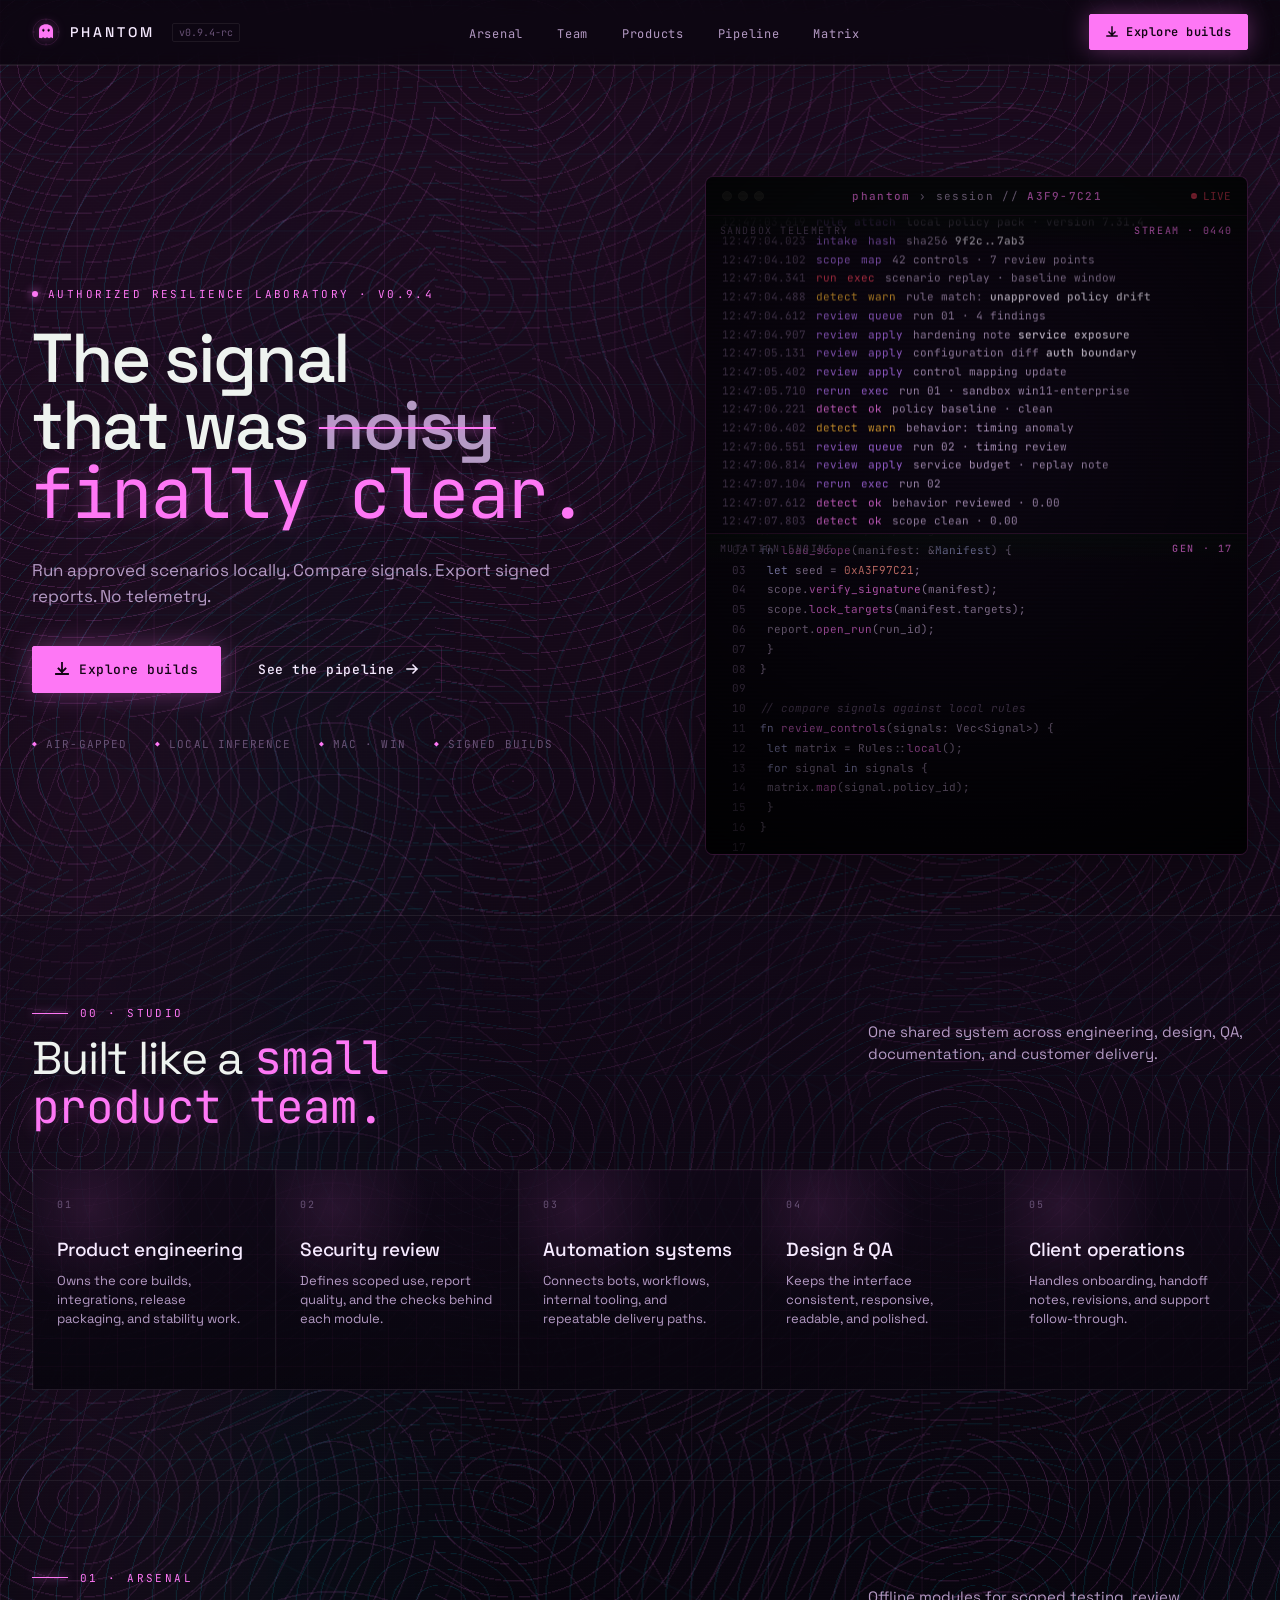
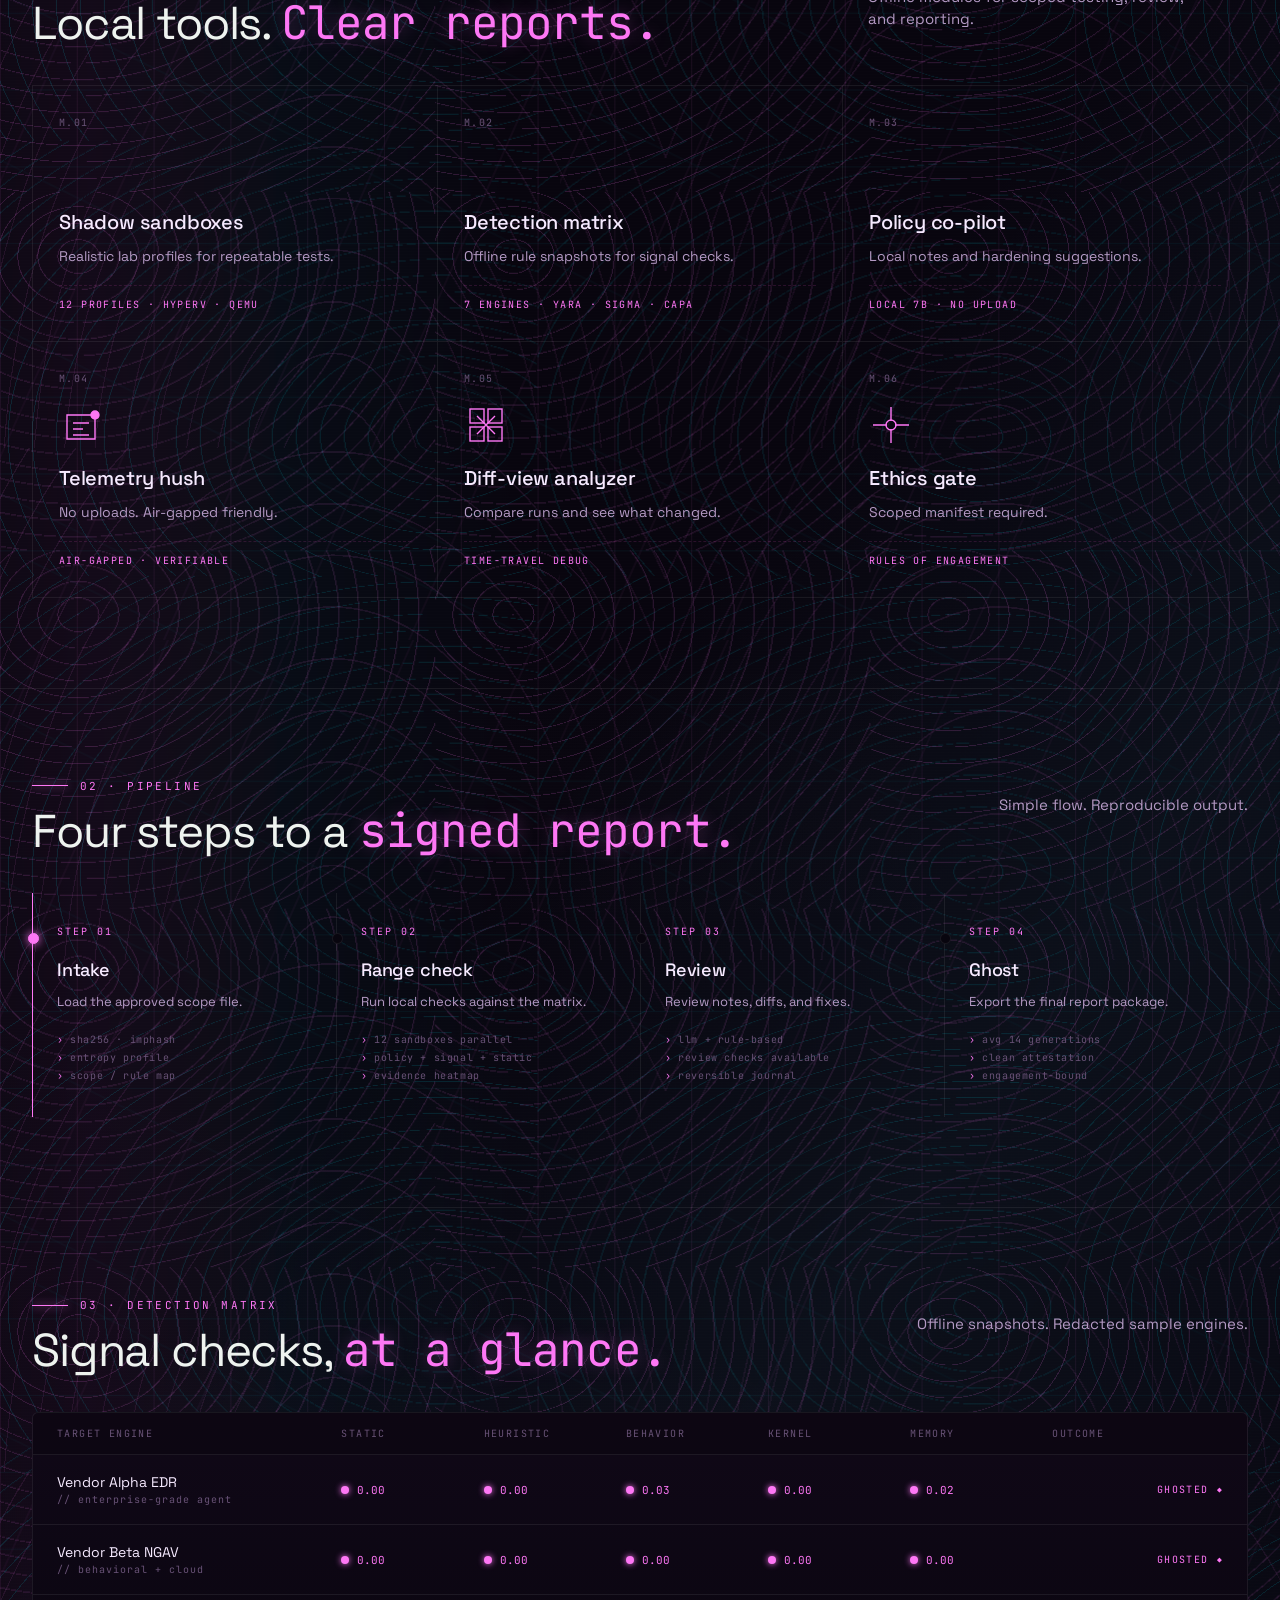
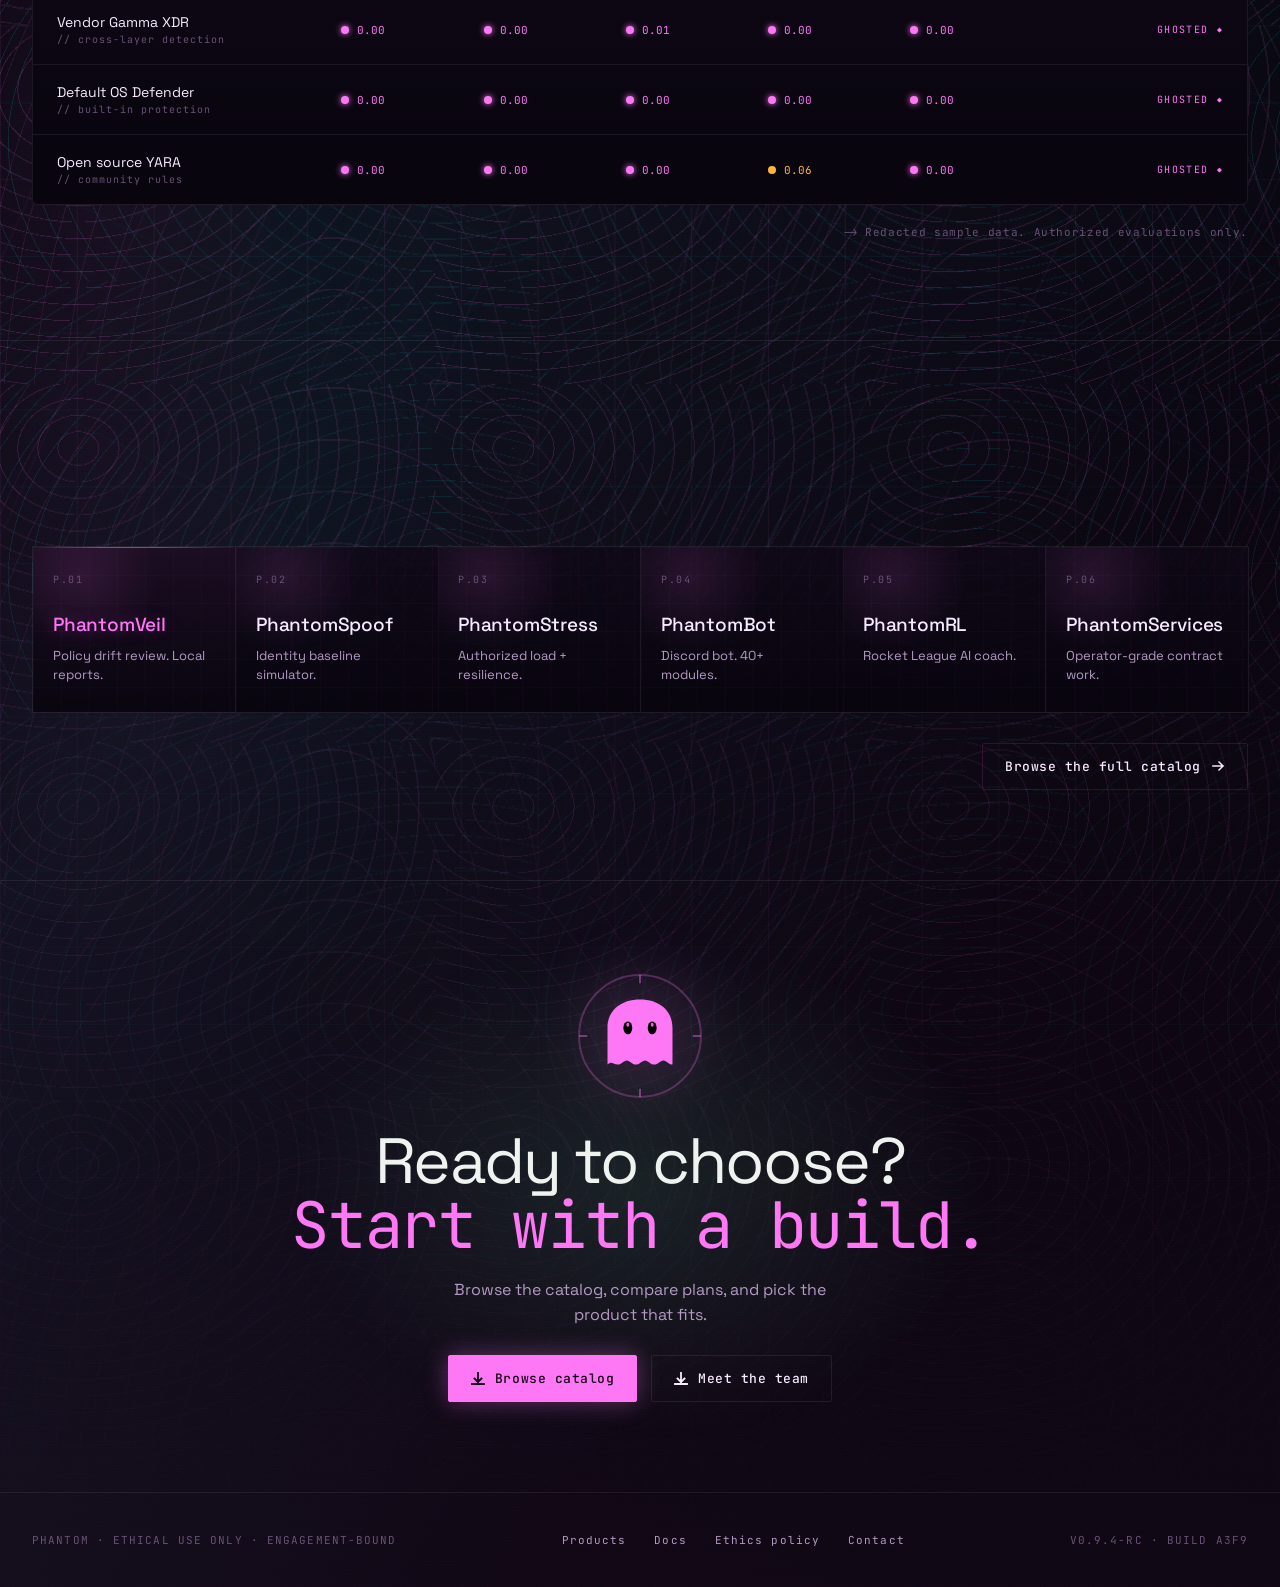
<file: index.html>
<!doctype html>
<html lang="en" data-theme="synth" data-bg="topo" data-default-theme="synth" data-default-bg="topo">
<head>
<meta charset="utf-8" />
<meta name="viewport" content="width=device-width,initial-scale=1" />
<title>Phantom — Authorized Security Lab</title>
<meta name="description" content="Phantom is an authorized, offline-first security lab and product catalog for scoped testing, resilience analysis, and operator workflows.">
<meta property="og:title" content="Phantom">
<meta property="og:description" content="Authorized security lab and product catalog for scoped testing workflows.">
<meta property="og:image" content="https://cbaileydev.github.io/phantom/assets/og-image.png">
<meta property="og:url" content="https://cbaileydev.github.io/phantom/">
<meta name="twitter:card" content="summary_large_image">
<meta name="twitter:title" content="Phantom">
<meta name="twitter:description" content="Authorized security lab and product catalog for scoped testing workflows.">
<meta name="twitter:image" content="https://cbaileydev.github.io/phantom/assets/og-image.png">
<link rel="icon" type="image/x-icon" href="favicon.ico">
<link rel="apple-touch-icon" href="assets/apple-touch-icon.png">
<link rel="preconnect" href="https://fonts.googleapis.com">
<link rel="preconnect" href="https://fonts.gstatic.com" crossorigin>
<link rel="preload" as="style" href="https://fonts.googleapis.com/css2?family=Space+Grotesk:wght@300;400;500;600;700&family=JetBrains+Mono:wght@300;400;500;600&display=swap">
<link href="https://fonts.googleapis.com/css2?family=Space+Grotesk:wght@300;400;500;600;700&family=JetBrains+Mono:wght@300;400;500;600&display=swap" rel="stylesheet">
<link rel="stylesheet" href="assets/css/phantom.css">
</head>
<body>

<div class="scroll-progress" id="progress"></div>

<!-- Reusable Phantom logo symbol -->
<svg width="0" height="0" style="position:absolute" aria-hidden="true">
  <defs>
    <!-- The Phantom ghost mark:
         A rounded-top capsule with scalloped base and two void eye slits.
         Geometric, original. -->
    <symbol id="phantom-glyph" viewBox="0 0 64 64">
      <!-- outer ring -->
      <circle cx="32" cy="32" r="30" fill="none" stroke="currentColor" stroke-opacity="0.25" stroke-width="1"/>
      <!-- tick marks -->
      <g stroke="currentColor" stroke-opacity="0.4" stroke-width="1">
        <line x1="32" y1="2" x2="32" y2="6"/>
        <line x1="32" y1="58" x2="32" y2="62"/>
        <line x1="2" y1="32" x2="6" y2="32"/>
        <line x1="58" y1="32" x2="62" y2="32"/>
      </g>
      <!-- ghost body: capsule top + scalloped bottom -->
      <path d="
        M 16 28
        C 16 19, 23 14, 32 14
        C 41 14, 48 19, 48 28
        L 48 46
        C 46 46, 45 44, 43.5 44
        C 42 44, 41 46, 39 46
        C 37 46, 36 44, 34.5 44
        C 33 44, 32 46, 30 46
        C 28 46, 27 44, 25.5 44
        C 24 44, 23 46, 21 46
        C 19 46, 18 44, 16 46
        Z
      " fill="currentColor"/>
      <!-- void eyes (cut-through) -->
      <ellipse cx="26" cy="28" rx="2.2" ry="3.2" fill="#000"/>
      <ellipse cx="38" cy="28" rx="2.2" ry="3.2" fill="#000"/>
      <!-- inner glow highlight -->
      <ellipse cx="26" cy="26.5" rx="0.7" ry="1" fill="currentColor" opacity="0.9"/>
      <ellipse cx="38" cy="26.5" rx="0.7" ry="1" fill="currentColor" opacity="0.9"/>
    </symbol>
    <symbol id="phantom-mono" viewBox="0 0 64 64">
      <path d="
        M 16 28
        C 16 19, 23 14, 32 14
        C 41 14, 48 19, 48 28
        L 48 46
        C 46 46, 45 44, 43.5 44
        C 42 44, 41 46, 39 46
        C 37 46, 36 44, 34.5 44
        C 33 44, 32 46, 30 46
        C 28 46, 27 44, 25.5 44
        C 24 44, 23 46, 21 46
        C 19 46, 18 44, 16 46
        Z
      " fill="none" stroke="currentColor" stroke-width="1.5"/>
      <ellipse cx="26" cy="28" rx="2.2" ry="3.2" fill="currentColor"/>
      <ellipse cx="38" cy="28" rx="2.2" ry="3.2" fill="currentColor"/>
    </symbol>
  </defs>
</svg>

<div class="grid-bg"></div>

<nav id="nav">
  <div class="nav-inner">
    <a class="brand" href="index.html">
      <span class="logo-mark"><svg style="color: var(--phos)"><use href="#phantom-glyph"/></svg></span>
      <span class="wordmark">Phantom</span>
      <span class="version">v0.9.4-rc</span>
    </a>
    <ul>
      <li><a href="#arsenal">Arsenal</a></li>
      <li><a href="#team">Team</a></li>
      <li><a href="products.html">Products</a></li>
      <li><a href="#pipeline">Pipeline</a></li>
      <li><a href="#matrix">Matrix</a></li>
    </ul>
    <a href="products.html" class="nav-cta">
      <svg width="12" height="12" viewBox="0 0 12 12" fill="none"><path d="M6 1v8m0 0l3-3m-3 3L3 6m-2 4h10" stroke="currentColor" stroke-width="1.5" stroke-linecap="square"/></svg>
      Explore builds
    </a>
  <button class="menu-btn" id="menuBtn" aria-label="Menu" aria-expanded="false">
      <svg width="18" height="18" viewBox="0 0 18 18" fill="none" stroke="currentColor" stroke-width="1.5"><path d="M2 5h14M2 9h14M2 13h14"/></svg>
    </button>
  </div>
</nav>

<main>

<!-- ========== HERO ========== -->
<section class="hero">
  <div class="container">
    <div class="hero-grid">
      <div>
        <div class="eyebrow">Authorized Resilience Laboratory · v0.9.4</div>
        <h1 class="hero-title">
          The signal that was <span class="strike">noisy</span><br>
          <em>finally clear.</em>
        </h1>
        <p class="hero-sub">
          Run approved scenarios locally. Compare signals. Export signed reports. No telemetry.
        </p>
        <div class="cta-row">
          <a href="products.html" class="btn btn-primary">
            <svg width="14" height="14" viewBox="0 0 14 14" fill="none"><path d="M7 1v9m0 0l3.5-3.5M7 10L3.5 6.5M1 12h12" stroke="currentColor" stroke-width="1.8" stroke-linecap="square"/></svg>
            Explore builds
          </a>
          <a href="#pipeline" class="btn btn-ghost">
            See the pipeline
            <svg width="14" height="14" viewBox="0 0 14 14" fill="none"><path d="M2 7h10m0 0L8 3m4 4L8 11" stroke="currentColor" stroke-width="1.5" stroke-linecap="square"/></svg>
          </a>
        </div>
        <div class="hero-meta">
          <span>Air-gapped</span>
          <span>Local inference</span>
          <span>Mac · Win</span>
          <span>Signed builds</span>
        </div>
      </div>

      <!-- Right: scrolling viewport -->
      <div class="viewport">
        <div class="vp-chrome">
          <div class="vp-dots"><i></i><i></i><i></i></div>
          <div class="vp-title"><b>phantom</b> › session // <b id="sid">A3F9-7C21</b></div>
          <div class="vp-rec">LIVE</div>
        </div>
        <div class="vp-body">
          <div class="vp-panel">
            <div class="vp-panel-head"><span>Sandbox telemetry</span><b>stream · <span id="lc">0421</span></b></div>
            <div class="scroll-track" id="log-track"></div>
          </div>
          <div class="vp-panel">
            <div class="vp-panel-head"><span>Mutation engine</span><b>gen · <span id="gc">17</span></b></div>
            <div class="scroll-track" id="code-track"></div>
          </div>
        </div>
      </div>
    </div>
  </div>
</section>

<section class="block studio-block" id="team">
  <div class="container">
    <div class="section-head reveal">
      <div>
        <div class="section-kicker">00 · Studio</div>
        <h2 class="section-title">Built like a <em>small product team.</em></h2>
      </div>
      <p class="section-desc">One shared system across engineering, design, QA, documentation, and customer delivery.</p>
    </div>
    <div class="team-grid">
      <div class="team-card reveal">
        <span>01</span>
        <h3>Product engineering</h3>
        <p>Owns the core builds, integrations, release packaging, and stability work.</p>
      </div>
      <div class="team-card reveal">
        <span>02</span>
        <h3>Security review</h3>
        <p>Defines scoped use, report quality, and the checks behind each module.</p>
      </div>
      <div class="team-card reveal">
        <span>03</span>
        <h3>Automation systems</h3>
        <p>Connects bots, workflows, internal tooling, and repeatable delivery paths.</p>
      </div>
      <div class="team-card reveal">
        <span>04</span>
        <h3>Design & QA</h3>
        <p>Keeps the interface consistent, responsive, readable, and polished.</p>
      </div>
      <div class="team-card reveal">
        <span>05</span>
        <h3>Client operations</h3>
        <p>Handles onboarding, handoff notes, revisions, and support follow-through.</p>
      </div>
    </div>
  </div>
</section>

<!-- ========== ARSENAL ========== -->
<section class="block" id="arsenal">
  <div class="container">
    <div class="section-head">
      <div>
        <div class="section-kicker">01 · Arsenal</div>
        <h2 class="section-title">Local tools. <em>Clear reports.</em></h2>
      </div>
      <p class="section-desc">Offline modules for scoped testing, review, and reporting.</p>
    </div>
    <div class="arsenal">
      <div class="arsenal-cell">
        <div class="idx">M.01</div>
        <svg class="icon" viewBox="0 0 44 44" fill="none" stroke="currentColor" stroke-width="1.4">
          <rect x="4" y="8" width="36" height="28" rx="1"/>
          <path d="M4 14h36M10 22l4 4-4 4M18 30h10"/>
        </svg>
        <h3>Shadow sandboxes</h3>
        <p>Realistic lab profiles for repeatable tests.</p>
        <div class="tag">12 profiles · hyperv · qemu</div>
      </div>
      <div class="arsenal-cell">
        <div class="idx">M.02</div>
        <svg class="icon" viewBox="0 0 44 44" fill="none" stroke="currentColor" stroke-width="1.4">
          <circle cx="22" cy="22" r="16"/>
          <circle cx="22" cy="22" r="10"/>
          <circle cx="22" cy="22" r="3" fill="currentColor"/>
          <path d="M22 2v4M22 38v4M2 22h4M38 22h4"/>
        </svg>
        <h3>Detection matrix</h3>
        <p>Offline rule snapshots for signal checks.</p>
        <div class="tag">7 engines · yara · sigma · capa</div>
      </div>
      <div class="arsenal-cell">
        <div class="idx">M.03</div>
        <svg class="icon" viewBox="0 0 44 44" fill="none" stroke="currentColor" stroke-width="1.4">
          <path d="M22 4l16 9v18l-16 9L6 31V13z"/>
          <path d="M22 4v40M6 13l32 18M38 13L6 31"/>
        </svg>
        <h3>Policy co-pilot</h3>
        <p>Local notes and hardening suggestions.</p>
        <div class="tag">Local 7B · no upload</div>
      </div>
      <div class="arsenal-cell">
        <div class="idx">M.04</div>
        <svg class="icon" viewBox="0 0 44 44" fill="none" stroke="currentColor" stroke-width="1.4">
          <path d="M8 12h28v24H8z"/>
          <path d="M14 20h16M14 26h10M14 32h16"/>
          <circle cx="36" cy="12" r="4" fill="currentColor"/>
        </svg>
        <h3>Telemetry hush</h3>
        <p>No uploads. Air-gapped friendly.</p>
        <div class="tag">Air-gapped · verifiable</div>
      </div>
      <div class="arsenal-cell">
        <div class="idx">M.05</div>
        <svg class="icon" viewBox="0 0 44 44" fill="none" stroke="currentColor" stroke-width="1.4">
          <rect x="6" y="6" width="14" height="14"/>
          <rect x="24" y="6" width="14" height="14"/>
          <rect x="6" y="24" width="14" height="14"/>
          <rect x="24" y="24" width="14" height="14"/>
          <path d="M13 13l18 18M31 13L13 31"/>
        </svg>
        <h3>Diff-view analyzer</h3>
        <p>Compare runs and see what changed.</p>
        <div class="tag">Time-travel debug</div>
      </div>
      <div class="arsenal-cell">
        <div class="idx">M.06</div>
        <svg class="icon" viewBox="0 0 44 44" fill="none" stroke="currentColor" stroke-width="1.4">
          <path d="M22 4v14M22 26v14M4 22h14M26 22h14"/>
          <circle cx="22" cy="22" r="5"/>
        </svg>
        <h3>Ethics gate</h3>
        <p>Scoped manifest required.</p>
        <div class="tag">Rules of engagement</div>
      </div>
    </div>
  </div>
</section>

<!-- ========== PIPELINE ========== -->
<section class="block" id="pipeline" style="border-top:1px solid var(--line-2);">
  <div class="container">
    <div class="section-head">
      <div>
        <div class="section-kicker">02 · Pipeline</div>
        <h2 class="section-title">Four steps to a <em>signed report.</em></h2>
      </div>
      <p class="section-desc">Simple flow. Reproducible output.</p>
    </div>
    <div class="pipeline">
      <div class="pipe-step">
        <div class="num">STEP 01</div>
        <h4>Intake</h4>
        <p>Load the approved scope file.</p>
        <div class="detail">
          <div>sha256 · imphash</div>
          <div>entropy profile</div>
          <div>scope / rule map</div>
        </div>
      </div>
      <div class="pipe-step">
        <div class="num">STEP 02</div>
        <h4>Range check</h4>
        <p>Run local checks against the matrix.</p>
        <div class="detail">
          <div>12 sandboxes parallel</div>
          <div>policy + signal + static</div>
          <div>evidence heatmap</div>
        </div>
      </div>
      <div class="pipe-step">
        <div class="num">STEP 03</div>
        <h4>Review</h4>
        <p>Review notes, diffs, and fixes.</p>
        <div class="detail">
          <div>llm + rule-based</div>
          <div>review checks available</div>
          <div>reversible journal</div>
        </div>
      </div>
      <div class="pipe-step">
        <div class="num">STEP 04</div>
        <h4>Ghost</h4>
        <p>Export the final report package.</p>
        <div class="detail">
          <div>avg 14 generations</div>
          <div>clean attestation</div>
          <div>engagement-bound</div>
        </div>
      </div>
    </div>
  </div>
</section>

<!-- ========== MATRIX ========== -->
<section class="block" id="matrix" style="border-top:1px solid var(--line-2);">
  <div class="container">
    <div class="section-head">
      <div>
        <div class="section-kicker">03 · Detection matrix</div>
        <h2 class="section-title">Signal checks, <em>at a glance.</em></h2>
      </div>
      <p class="section-desc">Offline snapshots. Redacted sample engines.</p>
    </div>
    <div class="matrix">
      <div class="matrix-head">
        <span>Target engine</span>
        <span>Static</span>
        <span>Heuristic</span>
        <span>Behavior</span>
        <span>Kernel</span>
        <span>Memory</span>
        <span>Outcome</span>
      </div>
      <div class="matrix-row">
        <div class="name">Vendor Alpha EDR <small>// enterprise-grade agent</small></div>
        <div class="cell pass"><span class="dot"></span><span class="pct">0.00</span></div>
        <div class="cell pass"><span class="dot"></span><span class="pct">0.00</span></div>
        <div class="cell pass"><span class="dot"></span><span class="pct">0.03</span></div>
        <div class="cell pass"><span class="dot"></span><span class="pct">0.00</span></div>
        <div class="cell pass"><span class="dot"></span><span class="pct">0.02</span></div>
        <div class="status">Ghosted</div>
      </div>
      <div class="matrix-row">
        <div class="name">Vendor Beta NGAV <small>// behavioral + cloud</small></div>
        <div class="cell pass"><span class="dot"></span><span class="pct">0.00</span></div>
        <div class="cell pass"><span class="dot"></span><span class="pct">0.00</span></div>
        <div class="cell pass"><span class="dot"></span><span class="pct">0.00</span></div>
        <div class="cell pass"><span class="dot"></span><span class="pct">0.00</span></div>
        <div class="cell pass"><span class="dot"></span><span class="pct">0.00</span></div>
        <div class="status">Ghosted</div>
      </div>
      <div class="matrix-row">
        <div class="name">Vendor Gamma XDR <small>// cross-layer detection</small></div>
        <div class="cell pass"><span class="dot"></span><span class="pct">0.00</span></div>
        <div class="cell pass"><span class="dot"></span><span class="pct">0.00</span></div>
        <div class="cell pass"><span class="dot"></span><span class="pct">0.01</span></div>
        <div class="cell pass"><span class="dot"></span><span class="pct">0.00</span></div>
        <div class="cell pass"><span class="dot"></span><span class="pct">0.00</span></div>
        <div class="status">Ghosted</div>
      </div>
      <div class="matrix-row">
        <div class="name">Default OS Defender <small>// built-in protection</small></div>
        <div class="cell pass"><span class="dot"></span><span class="pct">0.00</span></div>
        <div class="cell pass"><span class="dot"></span><span class="pct">0.00</span></div>
        <div class="cell pass"><span class="dot"></span><span class="pct">0.00</span></div>
        <div class="cell pass"><span class="dot"></span><span class="pct">0.00</span></div>
        <div class="cell pass"><span class="dot"></span><span class="pct">0.00</span></div>
        <div class="status">Ghosted</div>
      </div>
      <div class="matrix-row">
        <div class="name">Open source YARA <small>// community rules</small></div>
        <div class="cell pass"><span class="dot"></span><span class="pct">0.00</span></div>
        <div class="cell pass"><span class="dot"></span><span class="pct">0.00</span></div>
        <div class="cell pass"><span class="dot"></span><span class="pct">0.00</span></div>
        <div class="cell part"><span class="dot"></span><span class="pct">0.06</span></div>
        <div class="cell pass"><span class="dot"></span><span class="pct">0.00</span></div>
        <div class="status">Ghosted</div>
      </div>
    </div>
    <p style="font-family:'JetBrains Mono';font-size:11px;color:var(--fg-faint);letter-spacing:0.06em;margin-top:20px;text-align:right;">
      ⟶ Redacted sample data. Authorized evaluations only.
    </p>
  </div>
</section>

<!-- ========== PRODUCTS TEASER ========== -->
<section class="block" id="products-teaser" style="border-top:1px solid var(--line-2);">
  <div class="container">
    <div class="section-head reveal">
      <div>
        <div class="section-kicker">04 · The Phantom family</div>
        <h2 class="section-title">Six builds under <em>one banner.</em></h2>
      </div>
      <p class="section-desc">Six short product cards. Pricing included.</p>
    </div>
    <div class="product-strip">
      <a href="products.html" class="product-link featured">
        <div>P.01</div>
        <strong>PhantomVeil</strong>
        <span>Policy drift review. Local reports.</span>
      </a>
      <a href="products.html" class="product-link">
        <div>P.02</div>
        <strong>PhantomSpoof</strong>
        <span>Identity baseline simulator.</span>
      </a>
      <a href="products.html" class="product-link">
        <div>P.03</div>
        <strong>PhantomStress</strong>
        <span>Authorized load + resilience.</span>
      </a>
      <a href="products.html" class="product-link">
        <div>P.04</div>
        <strong>PhantomBot</strong>
        <span>Discord bot. 40+ modules.</span>
      </a>
      <a href="products.html" class="product-link">
        <div>P.05</div>
        <strong>PhantomRL</strong>
        <span>Rocket League AI coach.</span>
      </a>
      <a href="products.html" class="product-link">
        <div>P.06</div>
        <strong>PhantomServices</strong>
        <span>Operator-grade contract work.</span>
      </a>
    </div>
    <div class="product-strip-action">
      <a href="products.html" class="btn btn-ghost">
        Browse the full catalog
        <svg width="14" height="14" viewBox="0 0 14 14" fill="none"><path d="M2 7h10m0 0L8 3m4 4L8 11" stroke="currentColor" stroke-width="1.5" stroke-linecap="square"/></svg>
      </a>
    </div>
  </div>
</section>

<!-- ========== FINAL ========== -->
<section class="block final" id="download" style="border-top:1px solid var(--line-2);">
  <div class="container">
    <div class="final-ghost">
      <svg viewBox="0 0 64 64" style="color: var(--phos)"><use href="#phantom-glyph"/></svg>
    </div>
    <h2>Ready to choose? <br><em>Start with a build.</em></h2>
    <p>Browse the catalog, compare plans, and pick the product that fits.</p>
    <div class="cta-row">
      <a href="products.html" class="btn btn-primary">
        <svg width="14" height="14" viewBox="0 0 14 14" fill="none"><path d="M7 1v9m0 0l3.5-3.5M7 10L3.5 6.5M1 12h12" stroke="currentColor" stroke-width="1.8" stroke-linecap="square"/></svg>
        Browse catalog
      </a>
      <a href="#team" class="btn btn-ghost">
        <svg width="14" height="14" viewBox="0 0 14 14" fill="none"><path d="M7 1v9m0 0l3.5-3.5M7 10L3.5 6.5M1 12h12" stroke="currentColor" stroke-width="1.8" stroke-linecap="square"/></svg>
        Meet the team
      </a>
    </div>
  </div>
</section>

<footer>
  <div class="container foot">
    <div class="legal">Phantom · Ethical use only · Engagement-bound</div>
    <div class="links">
      <a href="products.html">Products</a>
      <a href="README.md">Docs</a>
      <a href="#trust">Ethics policy</a>
      <a href="mailto:security@example.com">Contact</a>
    </div>
    <div class="legal">v0.9.4-rc · build a3f9</div>
  </div>
</footer>

</main>

<script src="assets/js/phantom-explorer.js"></script>
<script>
// ============ Scrolling "video" effect ============
// Two infinite-scrolling log panels with rotating content.

const logSamples = [
  ['12:47:03.441','init','loaded', 'sandbox profile <b>win11-enterprise</b>'],
  ['12:47:03.512','hv','spawn', 'hyperv instance <b>A3F9.sbx.02</b>'],
  ['12:47:03.619','rule','attach', 'local policy pack · version 7.31.4'],
  ['12:47:04.023','intake','hash', 'sha256 <b>9f2c..7ab3</b>'],
  ['12:47:04.102','scope','map', '42 controls · 7 review points'],
  ['12:47:04.341','run','exec', 'scenario replay · baseline window'],
  ['12:47:04.488','detect','warn', 'rule match: <b>unapproved policy drift</b>'],
  ['12:47:04.612','review','queue', 'run 01 · 4 findings'],
  ['12:47:04.907','review','apply', 'hardening note <b>service exposure</b>'],
  ['12:47:05.131','review','apply', 'configuration diff <b>auth boundary</b>'],
  ['12:47:05.402','review','apply', 'control mapping update'],
  ['12:47:05.710','rerun','exec', 'run 01 · sandbox win11-enterprise'],
  ['12:47:06.221','detect','ok', 'policy baseline · clean'],
  ['12:47:06.402','detect','warn', 'behavior: timing anomaly'],
  ['12:47:06.551','review','queue', 'run 02 · timing review'],
  ['12:47:06.814','review','apply', 'service budget · replay note'],
  ['12:47:07.104','rerun','exec', 'run 02'],
  ['12:47:07.612','detect','ok', 'behavior reviewed · 0.00'],
  ['12:47:07.803','detect','ok', 'scope clean · 0.00'],
  ['12:47:07.998','phantom','ok', '<b>report ready · run 02</b>'],
  ['12:47:08.223','export','write', 'artifact <b>report.a3f9.pdf</b>'],
  ['12:47:08.401','manifest','sign', 'ed25519 · operator key'],
];

const codeSamples = [
  ['01','<span class="cm">// run.17 — scoped policy review</span>'],
  ['02','<span class="kw">fn</span> <span class="fn">load_scope</span>(manifest: &<span class="kw">Manifest</span>) {'],
  ['03','  <span class="kw">let</span> seed = <span class="num">0xA3F97C21</span>;'],
  ['04','  scope.<span class="fn">verify_signature</span>(manifest);'],
  ['05','    scope.<span class="fn">lock_targets</span>(manifest.targets);'],
  ['06','    report.<span class="fn">open_run</span>(run_id);'],
  ['07','  }'],
  ['08','}'],
  ['09',''],
  ['10','<span class="cm">// compare signals against local rules</span>'],
  ['11','<span class="kw">fn</span> <span class="fn">review_controls</span>(signals: Vec&lt;Signal&gt;) {'],
  ['12','  <span class="kw">let</span> matrix = Rules::<span class="fn">local</span>();'],
  ['13','  <span class="kw">for</span> signal <span class="kw">in</span> signals {'],
  ['14','    matrix.<span class="fn">map</span>(signal.policy_id);'],
  ['15','  }'],
  ['16','}'],
  ['17',''],
  ['18','<span class="cm">// signed report export</span>'],
  ['19','<span class="kw">async fn</span> <span class="fn">write_report</span>(run: Run) {'],
  ['20','  Report::<span class="fn">from</span>(run).<span class="fn">await</span>;'],
  ['21','}'],
  ['22',''],
  ['23','<span class="cm">// evidence bundle</span>'],
  ['24','<span class="kw">fn</span> <span class="fn">attach_evidence</span>(run: &<span class="kw">Run</span>) {'],
  ['25','  <span class="kw">let</span> key = Bundle::<span class="fn">derive</span>(<span class="str">"phantom.a3f9"</span>);'],
  ['26','  run.<span class="fn">attach</span>(<span class="str">"evidence.json"</span>, key);'],
  ['27','}'],
  ['28',''],
  ['29','<span class="cm">// export loop</span>'],
  ['30','<span class="kw">loop</span> {'],
  ['31','  <span class="kw">let</span> v = run_matrix(&scope).<span class="fn">await</span>;'],
  ['32','  <span class="kw">if</span> v.<span class="fn">reviewed</span>() { <span class="kw">break</span>; }'],
  ['33','  report = reviewer.<span class="fn">propose</span>(v).<span class="fn">await</span>;'],
  ['34','}'],
];

function buildLogLine([ts, tag, kind, msg]) {
  const kindClass = {warn:'warn',err:'err',ok:'ok',run:'err',detect:(kind==='warn'?'warn':kind==='ok'?'ok':''), phantom:'ok', export:'ok', manifest:'ok'}[tag] || '';
  const tagHTML = `<span class="tag ${kindClass}">${tag.padEnd(8,' ').slice(0,8)}</span>`;
  const kindHTML = `<span class="tag ${kindClass}">${(kind||'').padEnd(6,' ').slice(0,6)}</span>`;
  return `<div class="log-line"><span class="ts">${ts}</span>${tagHTML}${kindHTML}<span class="msg">${msg}</span></div>`;
}

function buildCodeLine([ln, html]) {
  return `<div class="code-line"><span class="ln">${ln}</span>${html}</div>`;
}

function seedTrack(el, items, builder, copies=4) {
  // Triple up content so scroll looks endless
  let html = '';
  for (let i=0;i<copies;i++) html += items.map(builder).join('');
  el.innerHTML = html;
}

const logTrack = document.getElementById('log-track');
const codeTrack = document.getElementById('code-track');
seedTrack(logTrack, logSamples, buildLogLine, 6);
seedTrack(codeTrack, codeSamples, buildCodeLine, 6);

let logY = 0, codeY = 0;
let logSpeed = 0.35, codeSpeed = 0.22;
let lastTs = performance.now();
function tick(ts) {
  const dt = Math.min(50, ts - lastTs); lastTs = ts;
  logY += logSpeed * dt;
  codeY += codeSpeed * dt;
  // reset at half height for seamless loop
  const logH = logTrack.scrollHeight / 2;
  const codeH = codeTrack.scrollHeight / 2;
  if (logY > logH) logY -= logH;
  if (codeY > codeH) codeY -= codeH;
  logTrack.style.transform = `translateY(${-logY}px)`;
  codeTrack.style.transform = `translateY(${-codeY}px)`;
  requestAnimationFrame(tick);
}
requestAnimationFrame(tick);

// Occasionally jitter counters for "live" feel
const sid = document.getElementById('sid');
const lc  = document.getElementById('lc');
const gc  = document.getElementById('gc');
setInterval(() => {
  const rand = () => Math.floor(Math.random()*16).toString(16).toUpperCase();
  sid.textContent = `${rand()}${rand()}${rand()}${rand()}-${rand()}${rand()}${rand()}${rand()}`;
}, 4200);
let logCount = 421, genCount = 17;
setInterval(() => { logCount += Math.floor(Math.random()*3)+1; lc.textContent = String(logCount).padStart(4,'0'); }, 320);
setInterval(() => { genCount += 1; gc.textContent = genCount; }, 6000);

// ============ Scroll progress + parallax + speed boost ============
const gridBg = document.querySelector('.grid-bg');
const progress = document.getElementById('progress');
let userSpeedMult = 0.4;

// Lenis-style smooth-scroll wheel augmenter: we already use CSS smooth-scroll
// for anchors; for wheel we add easing to momentum.
let targetY = window.scrollY, currentY = window.scrollY;
let smoothOn = !matchMedia('(prefers-reduced-motion: reduce)').matches;

function onScroll() {
  const y = window.scrollY;
  const max = document.documentElement.scrollHeight - window.innerHeight;
  progress.style.width = (max > 0 ? (y/max)*100 : 0) + '%';
  gridBg.style.backgroundPosition = `0 ${-y*0.3}px, 0 ${-y*0.3}px`;
  const boost = Math.min(2.5, 1 + y / 500) * userSpeedMult;
  logSpeed = 0.35 * boost;
  codeSpeed = 0.22 * boost;
}
window.addEventListener('scroll', onScroll, {passive:true});
onScroll();

// ============ Reveal on scroll ============
const revealEls = document.querySelectorAll('.reveal');
const io = new IntersectionObserver((entries) => {
  entries.forEach(e => { if (e.isIntersecting) { e.target.classList.add('in'); io.unobserve(e.target); } });
}, {threshold: 0.12});
revealEls.forEach(el => io.observe(el));

</script>

</body>
</html>
</file>
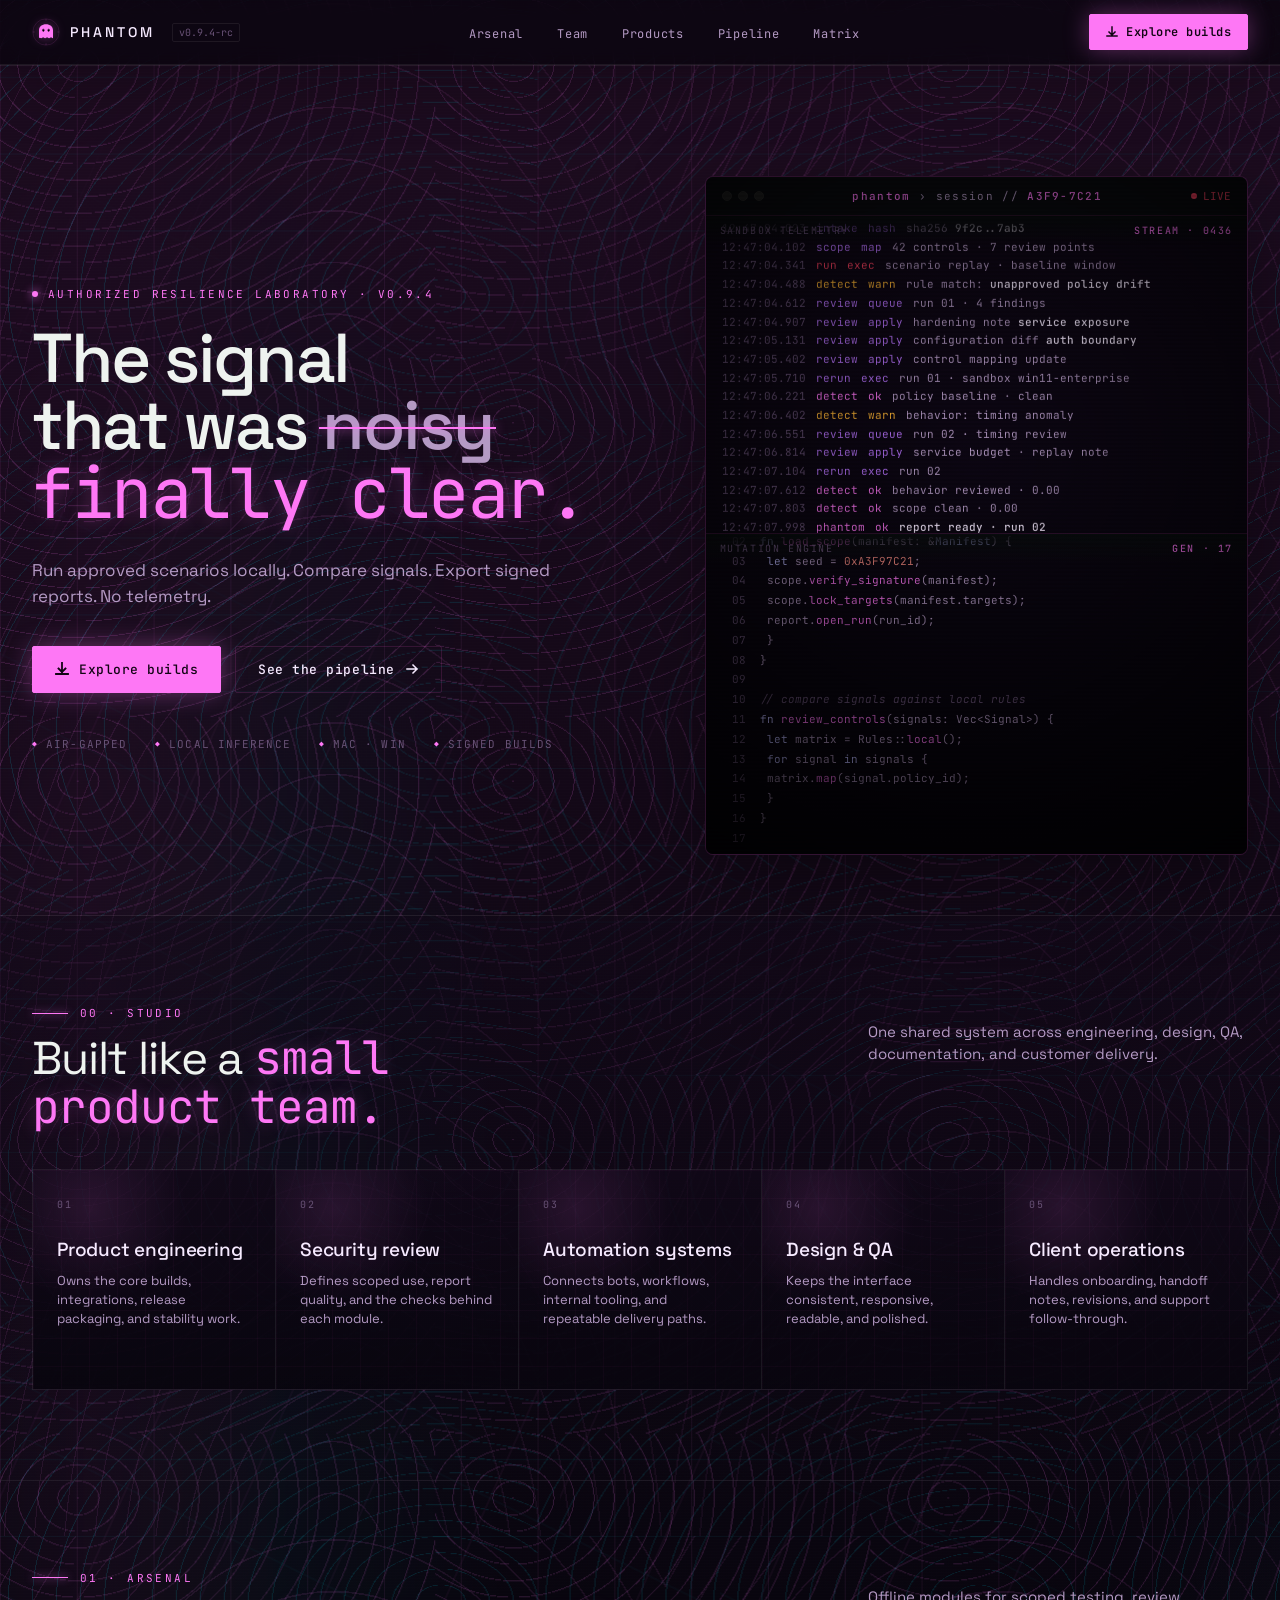
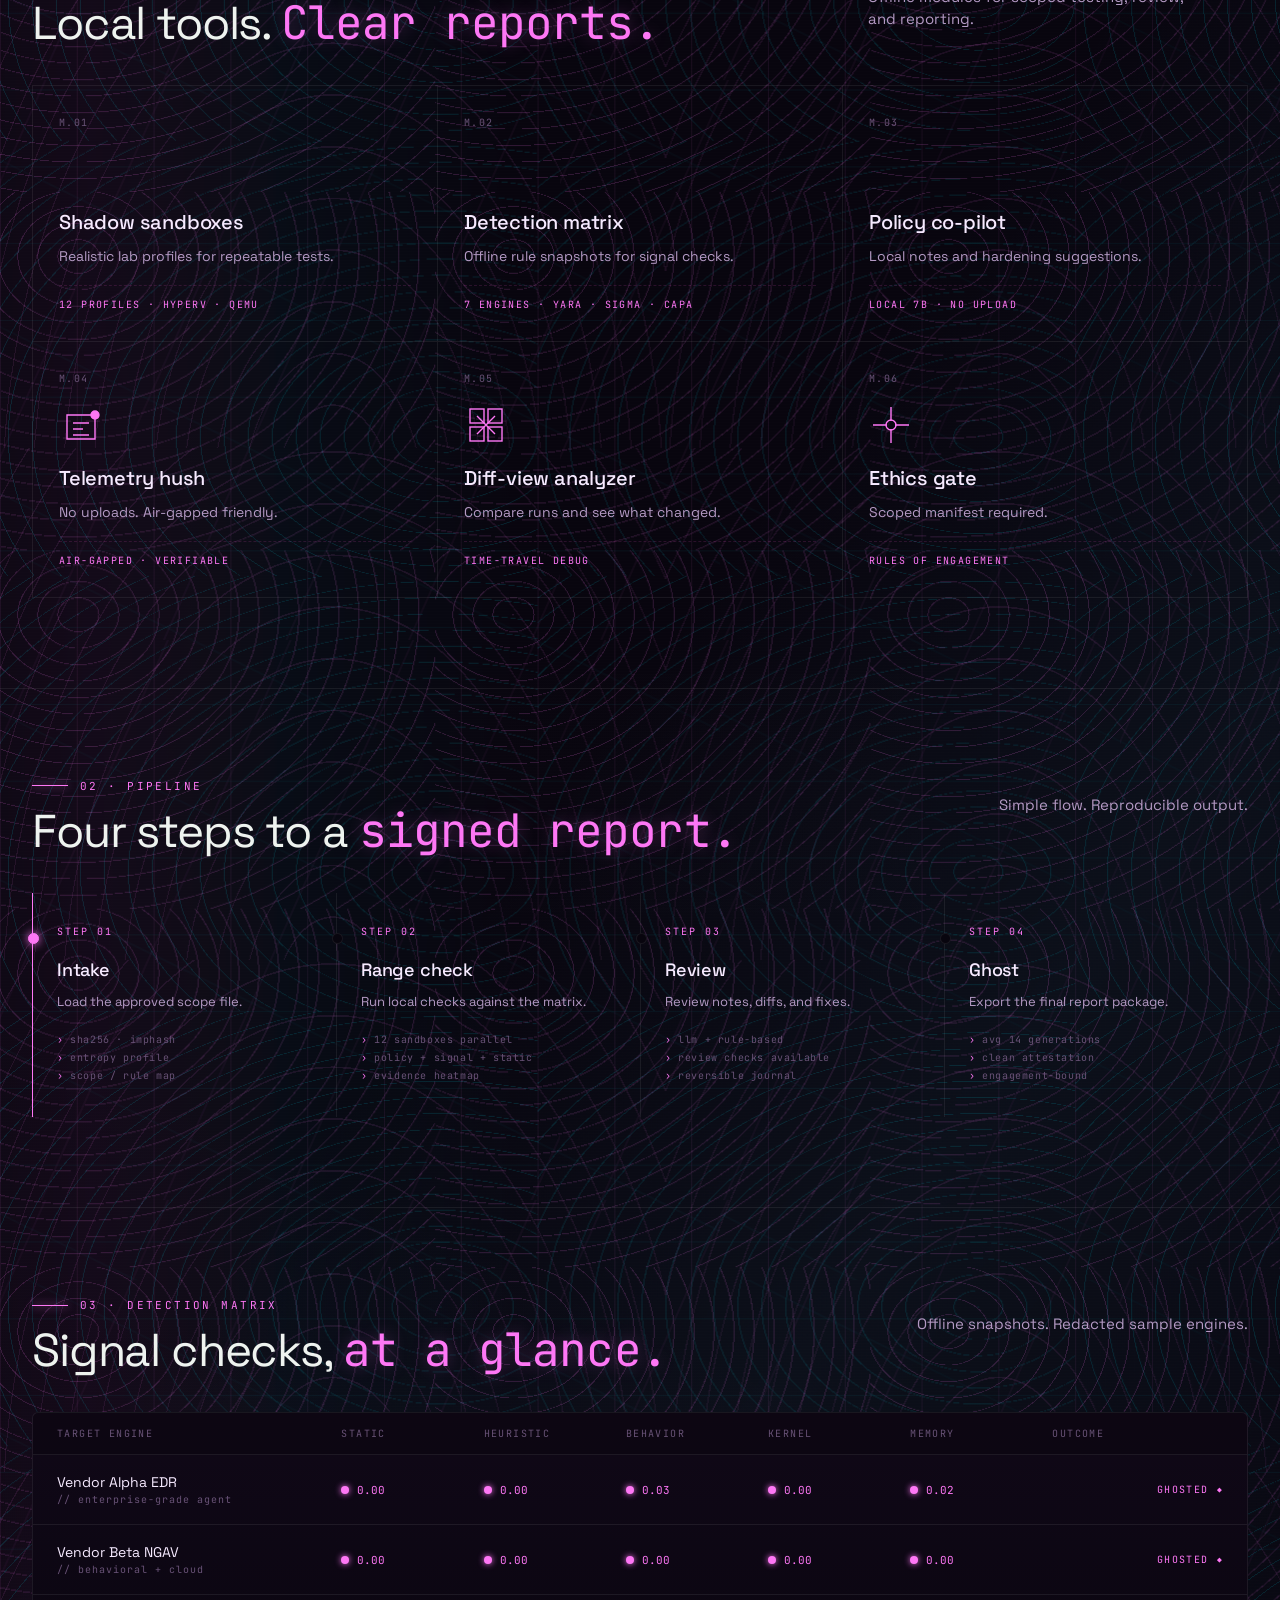
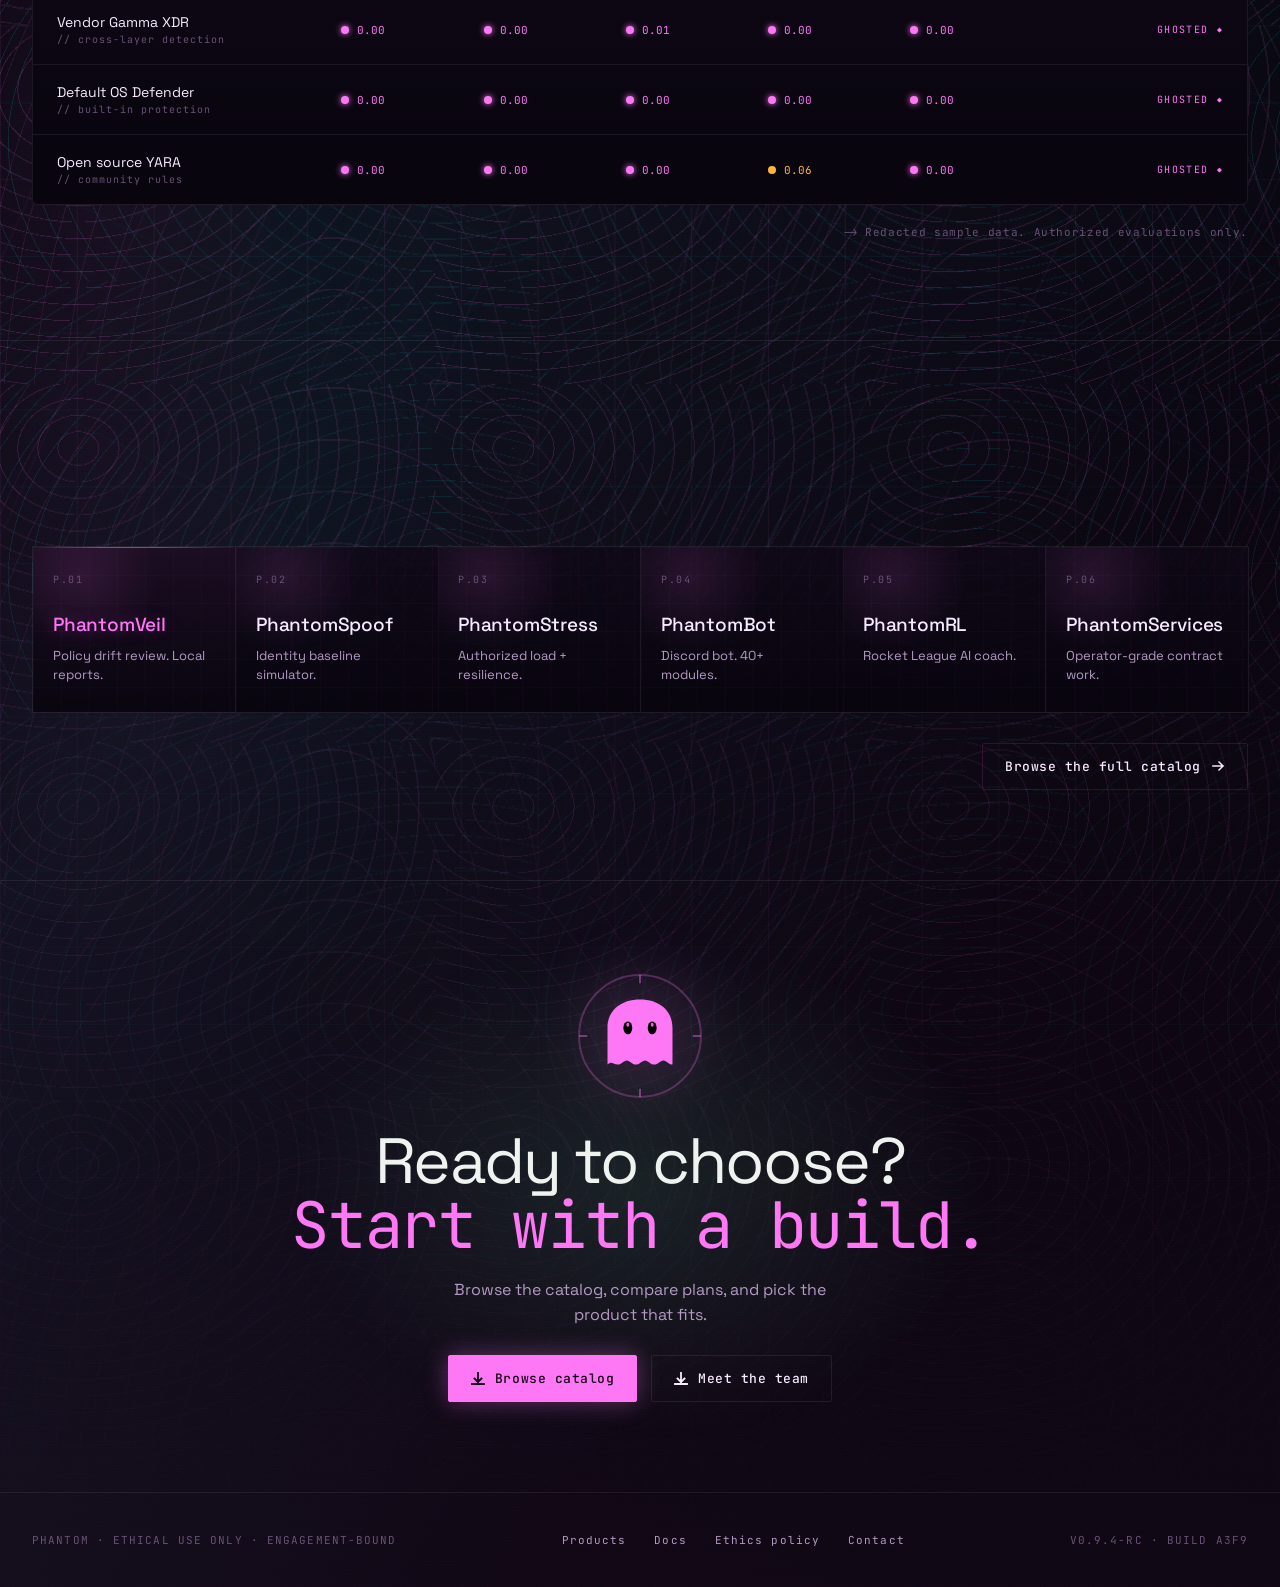
<file: Phantom.html>
<!doctype html>
<html lang="en">
<head>
<meta charset="utf-8" />
<meta name="viewport" content="width=device-width,initial-scale=1" />
<title>Phantom — Redirecting</title>
<meta http-equiv="refresh" content="0; url=index.html" />
<link rel="canonical" href="index.html" />
</head>
<body>
<script>window.location.replace('index.html');</script>
<p>Redirecting to <a href="index.html">index.html</a>...</p>
</body>
</html>
</file>
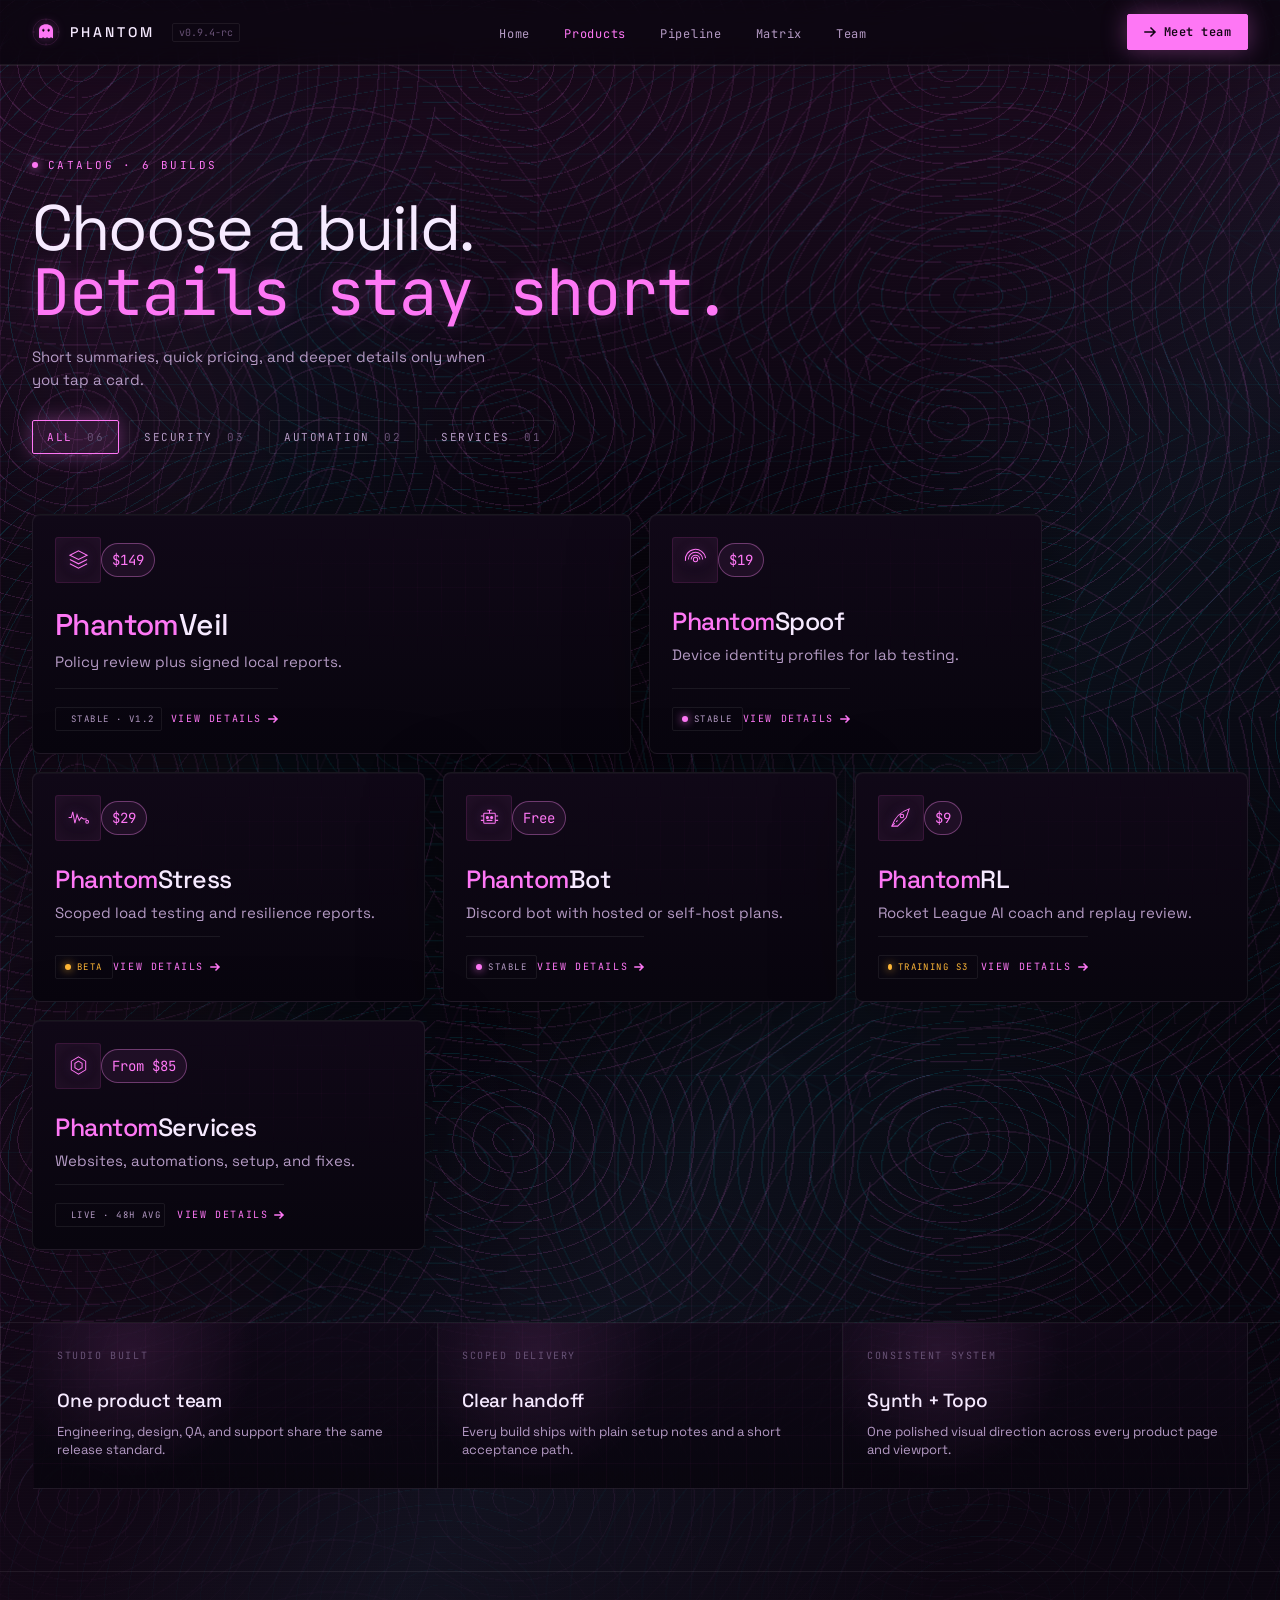
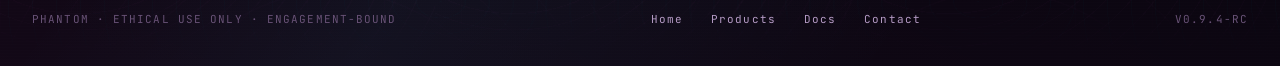
<file: products.html>
<!doctype html>
<html lang="en" data-theme="synth" data-bg="topo" data-default-theme="synth" data-default-bg="topo">
<head>
<meta charset="utf-8" />
<meta name="viewport" content="width=device-width,initial-scale=1" />
<title>Phantom — Products</title>
<meta name="description" content="Phantom product catalog — authorized testing tools, automation utilities, and services for scoped operator workflows.">
<meta property="og:title" content="Phantom">
<meta property="og:description" content="Authorized security lab and product catalog for scoped testing workflows.">
<meta property="og:image" content="https://cbaileydev.github.io/phantom/assets/og-image.png">
<meta property="og:url" content="https://cbaileydev.github.io/phantom/products.html">
<meta name="twitter:card" content="summary_large_image">
<meta name="twitter:title" content="Phantom">
<meta name="twitter:description" content="Authorized security lab and product catalog for scoped testing workflows.">
<meta name="twitter:image" content="https://cbaileydev.github.io/phantom/assets/og-image.png">
<link rel="icon" type="image/x-icon" href="favicon.ico">
<link rel="apple-touch-icon" href="assets/apple-touch-icon.png">
<link rel="preconnect" href="https://fonts.googleapis.com">
<link rel="preconnect" href="https://fonts.gstatic.com" crossorigin>
<link rel="preload" as="style" href="https://fonts.googleapis.com/css2?family=Space+Grotesk:wght@300;400;500;600;700&family=JetBrains+Mono:wght@300;400;500;600&display=swap">
<link href="https://fonts.googleapis.com/css2?family=Space+Grotesk:wght@300;400;500;600;700&family=JetBrains+Mono:wght@300;400;500;600&display=swap" rel="stylesheet">
<link rel="stylesheet" href="assets/css/phantom.css">
</head>
<body>

<!-- Shared logo symbol -->
<svg width="0" height="0" style="position:absolute" aria-hidden="true"><defs>
  <symbol id="phantom-glyph" viewBox="0 0 64 64">
    <circle cx="32" cy="32" r="30" fill="none" stroke="currentColor" stroke-opacity=".25" stroke-width="1"/>
    <g stroke="currentColor" stroke-opacity=".4" stroke-width="1">
      <line x1="32" y1="2" x2="32" y2="6"/><line x1="32" y1="58" x2="32" y2="62"/>
      <line x1="2" y1="32" x2="6" y2="32"/><line x1="58" y1="32" x2="62" y2="32"/>
    </g>
    <path d="M 16 28 C 16 19, 23 14, 32 14 C 41 14, 48 19, 48 28 L 48 46 C 46 46, 45 44, 43.5 44 C 42 44, 41 46, 39 46 C 37 46, 36 44, 34.5 44 C 33 44, 32 46, 30 46 C 28 46, 27 44, 25.5 44 C 24 44, 23 46, 21 46 C 19 46, 18 44, 16 46 Z" fill="currentColor"/>
    <ellipse cx="26" cy="28" rx="2.2" ry="3.2" fill="#000"/><ellipse cx="38" cy="28" rx="2.2" ry="3.2" fill="#000"/>
    <ellipse cx="26" cy="26.5" rx=".7" ry="1" fill="currentColor" opacity=".9"/><ellipse cx="38" cy="26.5" rx=".7" ry="1" fill="currentColor" opacity=".9"/>
  </symbol>
</defs></svg>

<div class="scroll-progress" id="progress"></div>
<div class="grid-bg"></div>

<nav id="nav">
  <div class="nav-inner">
    <a class="brand" href="index.html">
      <span class="logo-mark"><svg style="color: var(--phos)"><use href="#phantom-glyph"/></svg></span>
      <span class="wordmark">Phantom</span>
      <span class="version">v0.9.4-rc</span>
    </a>
    <ul>
      <li><a href="index.html">Home</a></li>
      <li><a href="products.html" class="active">Products</a></li>
      <li><a href="index.html#pipeline">Pipeline</a></li>
      <li><a href="index.html#matrix">Matrix</a></li>
      <li><a href="index.html#team">Team</a></li>
    </ul>
    <a href="index.html#team" class="nav-cta">
      <svg width="12" height="12" viewBox="0 0 12 12" fill="none"><path d="M1 6h10m0 0L7 2m4 4L7 10" stroke="currentColor" stroke-width="1.5" stroke-linecap="square"/></svg>
      Meet team
    </a>
    <button class="menu-btn" id="menuBtn" aria-label="Menu" aria-expanded="false">
      <svg width="18" height="18" viewBox="0 0 18 18" fill="none" stroke="currentColor" stroke-width="1.5"><path d="M2 5h14M2 9h14M2 13h14"/></svg>
    </button>
  </div>
</nav>

<main>

<section class="page-head">
  <div class="container">
    <div class="eyebrow">Catalog · 6 builds</div>
    <h1 class="reveal">Choose a build.<br><em>Details stay short.</em></h1>
    <p class="reveal">Short summaries, quick pricing, and deeper details only when you tap a card.</p>
    <div class="filters reveal" id="filters">
      <button class="chip active" data-cat="all">All <span class="count">06</span></button>
      <button class="chip" data-cat="security">Security <span class="count">03</span></button>
      <button class="chip" data-cat="automation">Automation <span class="count">02</span></button>
      <button class="chip" data-cat="services">Services <span class="count">01</span></button>
    </div>
  </div>
</section>

<section>
  <div class="container">
    <div class="grid" id="grid"></div>
  </div>
</section>

<section class="catalog-proof">
  <div class="container proof-grid">
    <div class="proof-card reveal">
      <span>Studio built</span>
      <strong>One product team</strong>
      <p>Engineering, design, QA, and support share the same release standard.</p>
    </div>
    <div class="proof-card reveal">
      <span>Scoped delivery</span>
      <strong>Clear handoff</strong>
      <p>Every build ships with plain setup notes and a short acceptance path.</p>
    </div>
    <div class="proof-card reveal">
      <span>Consistent system</span>
      <strong>Synth + Topo</strong>
      <p>One polished visual direction across every product page and viewport.</p>
    </div>
  </div>
</section>

<footer>
  <div class="container foot">
    <div class="legal">Phantom · Ethical use only · Engagement-bound</div>
    <div class="links">
      <a href="index.html">Home</a>
      <a href="products.html">Products</a>
      <a href="README.md">Docs</a>
      <a href="mailto:security@example.com">Contact</a>
    </div>
    <div class="legal">v0.9.4-rc</div>
  </div>
</footer>
</main>

<!-- MODAL -->
<div class="modal-backdrop" id="backdrop"></div>
<div class="modal" id="modal" role="dialog" aria-modal="true" aria-labelledby="modalName" aria-hidden="true">
  <div class="modal-card" id="modalCard">
    <button class="modal-close" id="modalClose" aria-label="Close">✕</button>
    <div class="modal-head">
      <div class="modal-glyph" id="modalGlyph"></div>
      <div class="modal-head-text">
        <div class="modal-tag" id="modalTag"></div>
        <h2 class="modal-name" id="modalName"></h2>
        <p class="modal-sub" id="modalSub"></p>
      </div>
    </div>
    <div class="modal-body">
      <div>
        <div class="modal-section">
          <h4>Summary</h4>
          <p id="modalDesc"></p>
        </div>
        <div class="modal-section">
          <h4>Highlights</h4>
          <ul class="feature-list" id="modalFeatures"></ul>
        </div>
        <div class="modal-section" id="modalPlatformsWrap">
          <h4>Works on</h4>
          <p id="modalPlatforms" style="font-family:'JetBrains Mono';font-size:12px;letter-spacing:.04em;"></p>
        </div>
      </div>
      <div>
        <!-- Dynamic: for services shows dropdown+qty, for products shows option tiers -->
        <div id="modalOptions"></div>
        <div class="total-block">
          <div class="total-row"><span id="trSvc">Plan</span><b id="trSvcVal">—</b></div>
          <div class="total-row" id="trQtyRow" style="display:none;"><span>Quantity</span><b id="trQty">1</b></div>
          <div class="total-row"><span>Delivery</span><b id="trDelivery">Instant</b></div>
          <div class="total-final">
            <span class="lbl">Total</span>
            <span class="amt" id="trTotal">—</span>
          </div>
        </div>
        <button class="checkout-cta" id="checkoutBtn">
          Checkout
          <svg width="12" height="12" viewBox="0 0 12 12" fill="none"><path d="M1 6h10m0 0L7 2m4 4L7 10" stroke="currentColor" stroke-width="2" stroke-linecap="square"/></svg>
        </button>
        <div class="checkout-meta">Local preview only · connect checkout or inquiry routing when ready</div>
      </div>
    </div>
  </div>
</div>

<script src="assets/js/phantom-explorer.js"></script>
<script>
// ===== Scroll progress =====
const progress = document.getElementById('progress');
window.addEventListener('scroll', () => {
  const y = window.scrollY;
  const max = document.documentElement.scrollHeight - window.innerHeight;
  progress.style.width = (max > 0 ? (y/max)*100 : 0) + '%';
}, {passive: true});

// ===== Reveal =====
const io = new IntersectionObserver((es) => es.forEach(e => { if (e.isIntersecting) { e.target.classList.add('in'); io.unobserve(e.target); } }), {threshold: 0.08});
document.querySelectorAll('.reveal').forEach(el => io.observe(el));

// ===== PRODUCT DATA =====
const glyphs = {
  veil: '<svg viewBox="0 0 32 32" fill="none" stroke="currentColor" stroke-width="1.4"><path d="M4 10l12-6 12 6-12 6z"/><path d="M4 16l12 6 12-6"/><path d="M4 22l12 6 12-6"/></svg>',
  spoof: '<svg viewBox="0 0 32 32" fill="none" stroke="currentColor" stroke-width="1.4"><circle cx="16" cy="16" r="3"/><path d="M10 16a6 6 0 0 1 12 0"/><path d="M6 16a10 10 0 0 1 20 0"/><path d="M2 18a14 14 0 0 1 28-4"/></svg>',
  stress: '<svg viewBox="0 0 32 32" fill="none" stroke="currentColor" stroke-width="1.4" stroke-linecap="square"><path d="M3 16h3l2-8 3 16 3-12 3 8 3-4 3 2h4"/><circle cx="28" cy="22" r="2"/></svg>',
  bot: '<svg viewBox="0 0 32 32" fill="none" stroke="currentColor" stroke-width="1.4"><rect x="8" y="10" width="16" height="14" rx="1"/><circle cx="13" cy="16" r="1.5" fill="currentColor"/><circle cx="19" cy="16" r="1.5" fill="currentColor"/><path d="M12 20h8M16 10V6M13 6h6"/><path d="M4 14h4M24 14h4M4 20h4M24 20h4"/></svg>',
  rl: '<svg viewBox="0 0 32 32" fill="none" stroke="currentColor" stroke-width="1.4"><path d="M4 28c4-12 12-20 24-24l-4 12c-4 4-8 8-12 12z"/><circle cx="18" cy="14" r="2.5"/><path d="M8 24l-4 4M12 20l-2 2"/></svg>',
  services: '<svg viewBox="0 0 32 32" fill="none" stroke="currentColor" stroke-width="1.4"><path d="M16 4l10 6v12l-10 6-10-6V10z"/><path d="M16 10l5 3v6l-5 3-5-3v-6z"/></svg>',
};

const products = [
  {
    id: 'veil', cat: 'security', featured: true, glyph: 'veil', tag: 'Flagship · Review', status: {label:'Stable · v1.2', cls:''},
    name: 'Veil', nameEmph: 'Phantom',
    tease: 'Policy review plus signed local reports.',
    sub: 'Policy review · signed reports',
    desc: 'Review approved artifacts against local rules and export signed reports.',
    features: ['Rule mapping','Local model','Signed reports','Offline-first'],
    platforms: 'Windows 10/11 · macOS 13+ · Linux (beta)',
    priceStart: '$149',
    options: [
      { id: 'veil-m', name: 'Monthly',   detail: 'Cancel anytime', price: 29, per: '/mo' },
      { id: 'veil-q', name: '3 Month',   detail: 'Best value',     price: 74, per: '/quarter', badge: 'Popular' },
      { id: 'veil-y', name: 'Annual',    detail: 'Save more',      price: 249,per: '/year' },
      { id: 'veil-l', name: 'Lifetime',  detail: 'One payment',    price: 599, per: 'once' },
    ],
    defaultOpt: 'veil-q',
  },
  {
    id: 'spoof', cat: 'security', glyph: 'spoof', tag: 'Identity · Baseline', status: {label:'Stable', cls:''},
    name: 'Spoof', nameEmph: 'Phantom',
    tease: 'Device identity profiles for lab testing.',
    sub: 'Identity baselines · lab profiles',
    desc: 'Create repeatable device profiles for authorized lab and inventory tests.',
    features: ['Inventory signals','MAC profiles','TPM posture','Session comparison'],
    platforms: 'Windows 10/11',
    priceStart: '$19',
    options: [
      { id: 'spoof-m', name: 'Monthly',  detail: 'Cancel anytime', price: 19, per: '/mo' },
      { id: 'spoof-q', name: '3 Month',  detail: 'Best value',     price: 49, per: '/quarter', badge: 'Popular' },
      { id: 'spoof-y', name: 'Annual',   detail: 'Save more',      price: 169, per: '/year' },
    ],
    defaultOpt: 'spoof-q',
  },
  {
    id: 'stress', cat: 'security', glyph: 'stress', tag: 'Load · Network', status: {label:'Beta', cls:'beta'},
    name: 'Stress', nameEmph: 'Phantom',
    tease: 'Scoped load testing and resilience reports.',
    sub: 'Load testing · scoped reports',
    desc: 'Run authorized load tests with scope locks, resilience scoring, and exportable reports.',
    features: ['Scope locks','L4 / L7 profiling','Resilience score','PDF reports'],
    platforms: 'Windows · macOS · Linux',
    priceStart: '$29',
    options: [
      { id: 'stress-m', name: 'Monthly',  detail: 'Cancel anytime', price: 29, per: '/mo' },
      { id: 'stress-q', name: '3 Month',  detail: 'Best value',     price: 74, per: '/quarter', badge: 'Popular' },
      { id: 'stress-y', name: 'Annual',   detail: 'Save more',      price: 249, per: '/year' },
    ],
    defaultOpt: 'stress-q',
  },
  {
    id: 'bot', cat: 'automation', glyph: 'bot', tag: 'Discord · Automation', status: {label:'Stable', cls:''},
    name: 'Bot', nameEmph: 'Phantom',
    tease: 'Discord bot with hosted or self-host plans.',
    sub: 'Discord automation · modular bot',
    desc: 'Moderation, tickets, commands, roles, giveaways, and welcome flows in one bot.',
    features: ['Moderation','Tickets','Custom commands','Role automation'],
    platforms: 'Discord · Node 18+',
    priceStart: 'Free',
    options: [
      { id: 'bot-free', name: 'Community',  detail: 'Self-host · all core modules',  price: 0, per: 'free' },
      { id: 'bot-pro',  name: 'Pro (Hosted)', detail: 'Dashboard · backups · support', price: 9, per: '/mo', badge: 'Most popular' },
      { id: 'bot-team', name: 'Team',        detail: 'Multi-server · 24/7 priority',  price: 29, per: '/mo' },
    ],
    defaultOpt: 'bot-pro',
  },
  {
    id: 'rl', cat: 'automation', glyph: 'rl', tag: 'Game AI · Rocket League', status: {label:'Training S3', cls:'beta'},
    name: 'RL', nameEmph: 'Phantom',
    tease: 'Rocket League AI coach and replay review.',
    sub: 'AI coach · replay review',
    desc: 'Practice, review replays, and compare decisions against a trained game model.',
    features: ['AI coach','Replay export','Mirror mode','Stat tracker'],
    platforms: 'Windows · macOS',
    priceStart: '$9',
    options: [
      { id: 'rl-m', name: 'Monthly',  detail: 'Cancel anytime', price: 9, per: '/mo' },
      { id: 'rl-q', name: '3 Month',  detail: 'Best value',     price: 23, per: '/quarter', badge: 'Popular' },
      { id: 'rl-y', name: 'Annual',   detail: 'Save more',      price: 75, per: '/year' },
    ],
    defaultOpt: 'rl-q',
  },
  {
    id: 'services', cat: 'services', glyph: 'services', tag: 'À la carte', status: {label:'Live · 48h avg', cls:''},
    name: 'Services', nameEmph: 'Phantom',
    tease: 'Websites, automations, setup, and fixes.',
    sub: 'Contract work · scoped delivery',
    desc: 'Pick a service, set quantity, and turn it into a clear written scope.',
    features: ['Written scope','Signed delivery','Revision rounds','Acceptance checklist'],
    platforms: 'Global · async',
    priceStart: 'From $85',
    isServices: true,
    svcOptions: [
      { id: 'server-audit', name: 'Discord server audit', unit: 120.00, min: 1, max: 20, unitQty: 'audit', delivery: '2-4 days' },
      { id: 'server-setup', name: 'Discord server setup', unit: 180.00, min: 1, max: 10, unitQty: 'server', delivery: '3-5 days' },
      { id: 'automation', name: 'Workflow automation', unit: 95.00, min: 2, max: 80, unitQty: 'hour', delivery: 'On schedule' },
      { id: 'website', name: 'Website creation', unit: 450.00, min: 1, max: 10, unitQty: 'site', delivery: '7-10 days' },
      { id: 'project-fix', name: 'Project improvement / fix', unit: 85.00, min: 1, max: 40, unitQty: 'hour', delivery: 'On schedule' },
      { id: 'project-new', name: 'New project creation', unit: 1200.00, min: 1, max: 5, unitQty: 'project', delivery: '2-6 weeks' },
    ],
  },
];

// ===== Render grid =====
const grid = document.getElementById('grid');
function renderGrid() {
  grid.innerHTML = products.map(p => `
    <button class="card reveal${p.featured ? ' featured' : ''}" data-cat="${p.cat}" data-id="${p.id}" aria-label="Open ${p.nameEmph}${p.name} details">
      <div class="card-top">
        <div class="card-glyph">${glyphs[p.glyph]}</div>
        <div class="card-price-mini">${p.priceStart}</div>
      </div>
      <h3 class="card-name"><em>${p.nameEmph}</em>${p.name}</h3>
      <p class="card-tease">${p.tease}</p>
      <div class="card-foot">
        <span class="card-status ${p.status.cls}"><span class="d"></span>${p.status.label}</span>
        <span class="card-cta-mini">View details <svg width="10" height="10" viewBox="0 0 10 10" fill="none"><path d="M1 5h8m0 0L6 2m3 3L6 8" stroke="currentColor" stroke-width="1.5" stroke-linecap="square"/></svg></span>
      </div>
    </button>
  `).join('');
  document.querySelectorAll('.card').forEach(el => {
    io.observe(el);
    el.addEventListener('click', () => openModal(el.dataset.id));
  });
}
renderGrid();

// ===== Filter chips =====
document.querySelectorAll('.chip').forEach(c => c.addEventListener('click', () => {
  document.querySelectorAll('.chip').forEach(x => x.classList.remove('active'));
  c.classList.add('active');
  const cat = c.dataset.cat;
  document.querySelectorAll('.card').forEach(card => {
    card.style.display = (cat === 'all' || card.dataset.cat === cat) ? '' : 'none';
  });
}));

// ===== MODAL =====
const modal = document.getElementById('modal');
const backdrop = document.getElementById('backdrop');
let currentProduct = null;
let currentOpt = null;
let currentSvc = null;
let currentQty = 1;

function openModal(id) {
  const p = products.find(x => x.id === id);
  if (!p) return;
  currentProduct = p;
  document.getElementById('modalGlyph').innerHTML = glyphs[p.glyph];
  document.getElementById('modalTag').textContent = p.tag;
  document.getElementById('modalName').innerHTML = `<em>${p.nameEmph}</em>${p.name}`;
  document.getElementById('modalSub').textContent = p.sub;
  document.getElementById('modalDesc').textContent = p.desc;
  document.getElementById('modalFeatures').innerHTML = p.features.slice(0, 4).map(f => `<li>${f}</li>`).join('');
  document.getElementById('modalPlatforms').textContent = p.platforms;

  const optionsEl = document.getElementById('modalOptions');
  if (p.isServices) {
    currentSvc = p.svcOptions[0];
    currentQty = Math.max(currentSvc.min, 50 >= currentSvc.min && 50 <= currentSvc.max ? 50 : currentSvc.min);
    optionsEl.innerHTML = `
      <div class="options-label">Service</div>
      <div class="svc-select" id="svcSelect">
        <button class="svc-select-btn" id="svcBtn" type="button">
          <span id="svcName">${currentSvc.name}</span>
          <span class="caret">▾</span>
        </button>
        <div class="svc-dropdown" id="svcDrop">
          ${p.svcOptions.map(s => `<div class="svc-opt" data-id="${s.id}"><span>${s.name}</span><span class="p">$${s.unit.toFixed(2)} / ${s.unitQty}</span></div>`).join('')}
        </div>
      </div>
      <div class="qty-row">
        <span>Quantity <small style="color:var(--fg-faint);margin-left:8px;" id="qtyUnit">(${currentSvc.unitQty})</small></span>
        <span class="qty">
          <button id="qMinus" type="button">−</button>
          <input id="qInput" type="number" value="${currentQty}" min="${currentSvc.min}" max="${currentSvc.max}"/>
          <button id="qPlus" type="button">+</button>
        </span>
      </div>
    `;
    const svcSelect = document.getElementById('svcSelect');
    const svcBtn = document.getElementById('svcBtn');
    svcBtn.addEventListener('click', (e) => { e.stopPropagation(); svcSelect.classList.toggle('open'); });
    document.getElementById('svcDrop').addEventListener('click', e => e.stopPropagation());
    document.querySelectorAll('.svc-opt').forEach(o => o.addEventListener('click', () => {
      currentSvc = p.svcOptions.find(s => s.id === o.dataset.id);
      document.getElementById('svcName').textContent = currentSvc.name;
      document.getElementById('qtyUnit').textContent = `(${currentSvc.unitQty})`;
      const qi = document.getElementById('qInput');
      qi.min = currentSvc.min; qi.max = currentSvc.max;
      currentQty = Math.max(currentSvc.min, Math.min(currentSvc.max, currentQty));
      qi.value = currentQty;
      svcSelect.classList.remove('open');
      updateTotals();
    }));
    document.getElementById('qPlus').addEventListener('click', () => { currentQty = Math.min(currentSvc.max, currentQty + 1); document.getElementById('qInput').value = currentQty; updateTotals(); });
    document.getElementById('qMinus').addEventListener('click', () => { currentQty = Math.max(currentSvc.min, currentQty - 1); document.getElementById('qInput').value = currentQty; updateTotals(); });
    document.getElementById('qInput').addEventListener('input', (e) => {
      let v = parseInt(e.target.value, 10); if (isNaN(v)) v = currentSvc.min;
      currentQty = Math.max(currentSvc.min, Math.min(currentSvc.max, v));
      updateTotals();
    });
    document.getElementById('qInput').addEventListener('blur', (e) => { e.target.value = currentQty; });
    document.getElementById('trQtyRow').style.display = '';
    document.getElementById('trSvc').textContent = 'Service';
  } else {
    currentOpt = p.options.find(o => o.id === p.defaultOpt) || p.options[0];
    optionsEl.innerHTML = `
      <div class="options-label">Select plan</div>
      <div class="options">
        ${p.options.map(o => `
          <button class="opt${o.id === currentOpt.id ? ' selected' : ''}" data-id="${o.id}" type="button">
            ${o.badge ? `<span class="opt-badge">${o.badge}</span>` : ''}
            <span class="radio"></span>
            <span class="opt-name">${o.name}<small>${o.detail}</small></span>
            <span class="opt-price">${o.price === 0 ? 'Free' : '$'+o.price}<span class="per">${o.per}</span></span>
          </button>
        `).join('')}
      </div>
    `;
    document.querySelectorAll('.opt').forEach(el => el.addEventListener('click', () => {
      currentOpt = p.options.find(o => o.id === el.dataset.id);
      document.querySelectorAll('.opt').forEach(x => x.classList.toggle('selected', x.dataset.id === currentOpt.id));
      updateTotals();
    }));
    document.getElementById('trQtyRow').style.display = 'none';
    document.getElementById('trSvc').textContent = 'Plan';
  }

  updateTotals();

  backdrop.classList.add('open');
  modal.classList.add('open');
  modal.setAttribute('aria-hidden', 'false');
  document.body.classList.add('lock');
  setTimeout(() => document.getElementById('modalClose').focus(), 60);
}

function updateTotals() {
  if (!currentProduct) return;
  if (currentProduct.isServices) {
    document.getElementById('trSvcVal').textContent = currentSvc.name;
    document.getElementById('trQty').textContent = currentQty + ' ' + currentSvc.unitQty + (currentQty !== 1 ? 's' : '');
    document.getElementById('trDelivery').textContent = currentSvc.delivery;
    document.getElementById('trTotal').textContent = '$' + (currentQty * currentSvc.unit).toFixed(2);
  } else {
    document.getElementById('trSvcVal').textContent = currentOpt.name;
    document.getElementById('trDelivery').textContent = currentOpt.per === 'once' ? 'Instant · lifetime' : currentOpt.per === 'free' ? 'Instant' : 'Instant activation';
    document.getElementById('trTotal').textContent = currentOpt.price === 0 ? 'Free' : '$' + currentOpt.price;
  }
}

function closeModal() {
  backdrop.classList.remove('open');
  modal.classList.remove('open');
  modal.setAttribute('aria-hidden', 'true');
  document.body.classList.remove('lock');
  currentProduct = null;
}

document.getElementById('modalClose').addEventListener('click', closeModal);
backdrop.addEventListener('click', closeModal);
modal.addEventListener('click', (e) => { if (e.target === modal) closeModal(); });
document.addEventListener('keydown', (e) => { if (e.key === 'Escape' && modal.classList.contains('open')) closeModal(); });

document.getElementById('checkoutBtn').addEventListener('click', () => {
  // Preview hook. Connect this selection to checkout or an inquiry endpoint when ready.
  const selection = currentProduct.isServices
    ? { product: currentProduct.id, service: currentSvc.id, qty: currentQty, unit: currentSvc.unit, total: currentQty * currentSvc.unit }
    : { product: currentProduct.id, option: currentOpt.id, price: currentOpt.price };
  console.log('[phantom:checkout]', selection);
  alert('Preview inquiry captured locally. Connect this hook to checkout or a contact form when ready.\n\n' + JSON.stringify(selection, null, 2));
});

// Close service dropdown on outside click
document.addEventListener('click', () => {
  const s = document.getElementById('svcSelect');
  if (s) s.classList.remove('open');
});
</script>

</body>
</html>
</file>
<file: assets/css/phantom.css>
/* ============ THEME: DEFAULT "VOID" ============
     Deep indigo-black base, electric violet primary, cyan secondary.
     More distinctive than pure green, still cyberpunk. */
  :root {
    --bg: #07060d;
    --bg-2: #0b0a14;
    --bg-3: #11101c;
    --line: rgba(180, 140, 255, 0.09);
    --line-2: rgba(255,255,255,0.05);
    --fg: #e4def0;
    --fg-dim: #8a83a3;
    --fg-faint: #433d5c;
    --phos: oklch(0.78 0.2 295);            /* violet */
    --phos-2: oklch(0.66 0.22 295);
    --phos-glow: oklch(0.78 0.2 295 / 0.4);
    --cyan: oklch(0.86 0.14 210);           /* secondary cyan */
    --danger: oklch(0.7 0.24 18);           /* blood red */
    --amber: oklch(0.82 0.16 75);
    --grid-tint: rgba(180, 140, 255, 0.04);
    --halo-1: rgba(160, 110, 255, 0.14);
    --halo-2: rgba(255, 60, 140, 0.07);
    --radius: 2px;
  }
  html { scroll-behavior: smooth; }
  @media (prefers-reduced-motion: reduce) { html { scroll-behavior: auto; } }
  :root {
    --radius: 2px;
  }
  * { box-sizing: border-box; }
  html, body { margin: 0; padding: 0; background: var(--bg); color: var(--fg); font-family: "Space Grotesk", system-ui, sans-serif; -webkit-font-smoothing: antialiased; overflow-x: hidden; }
  body::before {
    content: "";
    position: fixed; inset: 0;
    background:
      radial-gradient(ellipse 80% 50% at 50% -10%, var(--halo-1), transparent 60%),
      radial-gradient(ellipse 60% 40% at 90% 110%, var(--halo-2), transparent 60%);
    pointer-events: none;
    z-index: 0;
    transition: background .6s ease;
  }
  body::after {
    /* scanlines */
    content: "";
    position: fixed; inset: 0;
    background-image: repeating-linear-gradient(to bottom, rgba(255,255,255,0.015) 0 1px, transparent 1px 3px);
    pointer-events: none;
    z-index: 2;
    mix-blend-mode: overlay;
  }
  .grid-bg {
    position: fixed; inset: 0;
    background-image:
      linear-gradient(to right, var(--grid-tint) 1px, transparent 1px),
      linear-gradient(to bottom, var(--grid-tint) 1px, transparent 1px);
    background-size: 56px 56px;
    mask-image: radial-gradient(ellipse 80% 60% at 50% 30%, black, transparent 80%);
    z-index: 1;
    pointer-events: none;
    transition: background-image .6s ease;
  }
  main { position: relative; z-index: 3; }
  .container { max-width: 1320px; margin: 0 auto; padding: 0 32px; }

  /* ---------- NAV ---------- */
  nav {
    position: fixed; top: 0; left: 0; right: 0;
    z-index: 50;
    backdrop-filter: blur(12px);
    background: rgba(7, 9, 10, 0.6);
    border-bottom: 1px solid var(--line-2);
  }
  .nav-inner {
    max-width: 1320px; margin: 0 auto;
    display: flex; align-items: center; justify-content: space-between;
    padding: 14px 32px;
  }
  .brand { display: flex; align-items: center; gap: 10px; text-decoration: none; color: var(--fg); }
  .brand .wordmark {
    font-family: "Space Grotesk";
    font-weight: 500;
    letter-spacing: 0.22em;
    font-size: 14px;
    text-transform: uppercase;
  }
  .brand .version {
    font-family: "JetBrains Mono"; font-size: 10px; color: var(--fg-faint);
    padding: 2px 6px; border: 1px solid var(--line-2); border-radius: 2px;
    margin-left: 6px;
  }
  nav ul { list-style: none; display: flex; gap: 34px; margin: 0; padding: 0; }
  nav ul a {
    color: var(--fg-dim); text-decoration: none;
    font-family: "JetBrains Mono"; font-size: 12px;
    letter-spacing: 0.06em;
    transition: color .15s;
  }
  nav ul a:hover { color: var(--phos); }
  .nav-cta {
    display: inline-flex; align-items: center; gap: 8px;
    font-family: "JetBrains Mono"; font-size: 12px;
    background: var(--phos); color: #051006;
    padding: 9px 16px; border-radius: 2px;
    border: 1px solid var(--phos);
    text-decoration: none; font-weight: 600;
    letter-spacing: 0.04em;
    box-shadow: 0 0 24px var(--phos-glow);
    transition: transform .15s, box-shadow .15s;
  }
  .nav-cta:hover { transform: translateY(-1px); box-shadow: 0 0 32px var(--phos-glow); }

  /* ---------- LOGO ---------- */
  .logo-mark { width: 28px; height: 28px; position: relative; }
  .logo-mark svg { width: 100%; height: 100%; filter: drop-shadow(0 0 6px var(--phos-glow)); }

  /* ---------- HERO ---------- */
  .hero {
    padding: 160px 0 60px;
    position: relative;
  }
  .hero-grid {
    display: grid;
    grid-template-columns: 1.05fr 0.95fr;
    gap: 72px;
    align-items: center;
  }
  .eyebrow {
    font-family: "JetBrains Mono"; font-size: 11px;
    letter-spacing: 0.22em; text-transform: uppercase;
    color: var(--phos);
    display: inline-flex; align-items: center; gap: 10px;
    margin-bottom: 28px;
  }
  .eyebrow::before {
    content: ""; width: 6px; height: 6px; background: var(--phos);
    border-radius: 50%; box-shadow: 0 0 10px var(--phos);
    animation: pulse 1.6s infinite;
  }
  @keyframes pulse { 0%,100%{opacity:1;transform:scale(1)} 50%{opacity:0.4;transform:scale(0.8)} }
  h1.hero-title {
    font-family: "Space Grotesk";
    font-size: clamp(44px, 5.4vw, 80px);
    line-height: 0.98;
    letter-spacing: -0.035em;
    font-weight: 500;
    margin: 0 0 28px;
    color: #eef3ef;
  }
  h1.hero-title .strike {
    position: relative;
    color: var(--fg-dim);
  }
  h1.hero-title .strike::after {
    content: "";
    position: absolute; left: -2%; right: -2%; top: 52%;
    height: 2px; background: var(--phos);
    box-shadow: 0 0 12px var(--phos);
  }
  h1.hero-title em {
    font-style: normal;
    color: var(--phos);
    font-family: "JetBrains Mono";
    font-weight: 400;
    letter-spacing: -0.02em;
  }
  .hero-sub {
    font-size: 17px; line-height: 1.55;
    color: var(--fg-dim);
    max-width: 520px;
    margin: 0 0 36px;
  }
  .cta-row { display: flex; gap: 14px; align-items: center; flex-wrap: wrap; }
  .btn {
    font-family: "JetBrains Mono"; font-size: 13px;
    padding: 14px 22px; border-radius: 2px;
    text-decoration: none; font-weight: 500;
    letter-spacing: 0.04em;
    display: inline-flex; align-items: center; gap: 10px;
    transition: all .2s;
    cursor: pointer;
  }
  .btn-primary {
    background: var(--phos); color: #051006;
    border: 1px solid var(--phos);
    box-shadow: 0 0 24px var(--phos-glow);
  }
  .btn-primary:hover { box-shadow: 0 0 36px var(--phos-glow); transform: translateY(-1px); }
  .btn-ghost {
    background: transparent; color: var(--fg);
    border: 1px solid var(--line);
  }
  .btn-ghost:hover { border-color: var(--phos); color: var(--phos); }

  .hero-meta {
    display: flex; gap: 28px; margin-top: 44px;
    font-family: "JetBrains Mono"; font-size: 11px;
    color: var(--fg-faint); letter-spacing: 0.1em;
    text-transform: uppercase;
  }
  .hero-meta span { display: flex; align-items: center; gap: 8px; }
  .hero-meta span::before {
    content: "◆"; color: var(--phos); font-size: 8px;
  }

  /* ---------- HERO VIEWPORT (scrolling video effect) ---------- */
  .viewport {
    position: relative;
    aspect-ratio: 4/5;
    background: linear-gradient(180deg, var(--bg-2), var(--bg));
    border: 1px solid var(--line);
    border-radius: 6px;
    overflow: hidden;
    box-shadow: 0 40px 80px -30px rgba(0,0,0,0.8), 0 0 60px -20px var(--phos-glow);
  }
  .viewport::before {
    /* vignette */
    content: "";
    position: absolute; inset: 0;
    background: radial-gradient(ellipse 90% 70% at 50% 40%, transparent, rgba(0,0,0,0.8));
    pointer-events: none; z-index: 5;
  }
  .viewport::after {
    /* scanline overlay */
    content: "";
    position: absolute; inset: 0;
    background: linear-gradient(transparent 50%, rgba(0,0,0,0.3) 50%);
    background-size: 100% 4px;
    pointer-events: none; z-index: 6;
    opacity: 0.4;
    animation: scan 8s linear infinite;
  }
  @keyframes scan { from { background-position: 0 0; } to { background-position: 0 100%; } }

  .vp-chrome {
    position: relative; z-index: 4;
    display: flex; align-items: center; gap: 12px;
    padding: 12px 16px;
    background: rgba(10,14,15,0.8);
    border-bottom: 1px solid var(--line);
    font-family: "JetBrains Mono"; font-size: 11px;
    color: var(--fg-faint);
  }
  .vp-dots { display: flex; gap: 6px; }
  .vp-dots i { display: block; width: 10px; height: 10px; border-radius: 50%; background: #222; border: 1px solid #2a2a2a; }
  .vp-title { flex: 1; text-align: center; color: var(--fg-dim); letter-spacing: 0.12em; }
  .vp-title b { color: var(--phos); font-weight: 500; }
  .vp-rec { display: flex; align-items: center; gap: 6px; color: var(--danger); }
  .vp-rec::before { content:""; width:6px;height:6px;border-radius:50%;background:var(--danger); animation: pulse 1.2s infinite; }

  .vp-body {
    position: relative;
    height: calc(100% - 41px);
    overflow: hidden;
    display: grid;
    grid-template-rows: 1fr 1fr;
  }
  .vp-panel {
    overflow: hidden; position: relative;
    border-bottom: 1px solid var(--line);
  }
  .vp-panel:last-child { border-bottom: none; }
  .vp-panel-head {
    position: absolute; top: 0; left: 0; right: 0;
    padding: 8px 14px;
    background: linear-gradient(180deg, rgba(10,14,15,0.95), transparent);
    font-family: "JetBrains Mono"; font-size: 10px;
    color: var(--fg-faint); letter-spacing: 0.16em;
    text-transform: uppercase;
    z-index: 3;
    display: flex; justify-content: space-between;
  }
  .vp-panel-head b { color: var(--phos); font-weight: 500; }
  .scroll-track {
    position: absolute; top: 0; left: 0; right: 0;
    padding: 32px 16px 16px;
    font-family: "JetBrains Mono"; font-size: 11px;
    line-height: 1.7;
    will-change: transform;
  }

  .log-line { display: flex; gap: 10px; white-space: nowrap; }
  .log-line .ts { color: var(--fg-faint); }
  .log-line .tag { color: var(--phos-2); }
  .log-line .tag.warn { color: var(--amber); }
  .log-line .tag.err { color: var(--danger); }
  .log-line .tag.ok { color: var(--phos); }
  .log-line .msg { color: var(--fg-dim); }
  .log-line .msg b { color: var(--fg); font-weight: 500; }

  .code-line {
    font-family: "JetBrains Mono"; font-size: 11px; line-height: 1.8;
    color: var(--fg-dim); white-space: nowrap;
  }
  .code-line .kw { color: oklch(0.82 0.12 285); }
  .code-line .fn { color: var(--phos); }
  .code-line .str { color: var(--amber); }
  .code-line .num { color: oklch(0.78 0.15 25); }
  .code-line .cm { color: var(--fg-faint); font-style: italic; }
  .code-line .ln { color: var(--fg-faint); display: inline-block; width: 24px; text-align: right; margin-right: 14px; }

  /* ---------- LOGO SHOWCASE ---------- */
  .logo-showcase {
    padding: 80px 0 40px;
    border-top: 1px solid var(--line-2);
    border-bottom: 1px solid var(--line-2);
    margin-top: 80px;
    background: linear-gradient(180deg, transparent, rgba(120,255,180,0.015), transparent);
  }
  .logo-showcase-grid {
    display: grid;
    grid-template-columns: 1.2fr 1fr 1fr;
    gap: 0;
    border-left: 1px solid var(--line-2);
  }
  .logo-cell {
    border-right: 1px solid var(--line-2);
    padding: 56px 36px;
    position: relative;
    min-height: 280px;
    display: flex; flex-direction: column; justify-content: space-between;
  }
  .logo-cell-label {
    position: absolute; top: 12px; left: 12px;
    font-family: "JetBrains Mono"; font-size: 10px;
    color: var(--fg-faint); letter-spacing: 0.18em;
    text-transform: uppercase;
  }
  .logo-cell-meta {
    font-family: "JetBrains Mono"; font-size: 10px;
    color: var(--fg-faint); letter-spacing: 0.14em;
    text-transform: uppercase;
    margin-top: 36px;
  }
  .logo-primary { display: flex; align-items: center; justify-content: center; flex-direction: column; gap: 20px; }
  .logo-primary svg { width: 120px; height: 120px; filter: drop-shadow(0 0 20px var(--phos-glow)); }
  .logo-primary .wm {
    font-family: "Space Grotesk"; font-weight: 500;
    font-size: 28px; letter-spacing: 0.28em;
    color: var(--fg);
  }
  .logo-mono { display: flex; align-items: center; justify-content: center; }
  .logo-mono svg { width: 100px; height: 100px; }
  .logo-small-stack { display: flex; flex-direction: column; gap: 20px; justify-content: center; align-items: flex-start; }
  .logo-small-stack .row { display: flex; align-items: center; gap: 14px; }
  .logo-small-stack .row svg { width: 28px; height: 28px; filter: drop-shadow(0 0 6px var(--phos-glow)); }
  .logo-small-stack .row span { font-family: "Space Grotesk"; letter-spacing: 0.24em; font-size: 14px; color: var(--fg); }
  .logo-small-stack .row.sm svg { width: 20px; height: 20px; }
  .logo-small-stack .row.sm span { font-size: 11px; }
  .logo-small-stack .row.xs svg { width: 14px; height: 14px; }
  .logo-small-stack .row.xs span { font-size: 9px; }

  /* ---------- SECTION TEMPLATE ---------- */
  section.block { padding: 120px 0; position: relative; }
  .section-head {
    display: flex; align-items: flex-end; justify-content: space-between;
    margin-bottom: 64px; gap: 40px;
  }
  .section-kicker {
    font-family: "JetBrains Mono"; font-size: 11px;
    letter-spacing: 0.22em; text-transform: uppercase;
    color: var(--phos); margin-bottom: 14px;
    display: flex; align-items: center; gap: 12px;
  }
  .section-kicker::before {
    content: ""; display: block; width: 36px; height: 1px;
    background: var(--phos); box-shadow: 0 0 8px var(--phos);
  }
  .section-title {
    font-family: "Space Grotesk"; font-weight: 400;
    font-size: clamp(32px, 3.6vw, 52px);
    line-height: 1.05;
    letter-spacing: -0.025em;
    margin: 0; max-width: 720px;
    color: #eef3ef;
  }
  .section-title em { font-style: normal; color: var(--phos); font-family: "JetBrains Mono"; font-weight: 400; letter-spacing: -0.02em; }
  .section-desc {
    max-width: 380px; color: var(--fg-dim);
    font-size: 15px; line-height: 1.6;
  }

  /* ---------- ARSENAL (features grid) ---------- */
  .arsenal {
    display: grid;
    grid-template-columns: repeat(3, 1fr);
    border-top: 1px solid var(--line-2);
    border-left: 1px solid var(--line-2);
  }
  .arsenal-cell {
    border-right: 1px solid var(--line-2);
    border-bottom: 1px solid var(--line-2);
    padding: 40px 32px;
    position: relative;
    min-height: 280px;
    display: flex; flex-direction: column;
    transition: background .2s;
  }
  .arsenal-cell:hover { background: color-mix(in oklab, var(--phos) 4%, transparent); }
  .arsenal-cell .idx {
    font-family: "JetBrains Mono"; font-size: 10px;
    color: var(--fg-faint); letter-spacing: 0.14em;
    margin-bottom: 24px;
  }
  .arsenal-cell .icon {
    width: 44px; height: 44px; margin-bottom: 28px;
    color: var(--phos);
  }
  .arsenal-cell h3 {
    font-family: "Space Grotesk"; font-weight: 500;
    font-size: 20px; letter-spacing: -0.01em;
    margin: 0 0 12px; color: var(--fg);
  }
  .arsenal-cell p {
    font-size: 14px; line-height: 1.6;
    color: var(--fg-dim); margin: 0;
    flex: 1;
  }
  .arsenal-cell .tag {
    font-family: "JetBrains Mono"; font-size: 10px;
    color: var(--phos); letter-spacing: 0.14em;
    text-transform: uppercase;
    margin-top: 24px;
    padding-top: 16px;
    border-top: 1px dashed var(--line);
  }

  /* ---------- DETECTION MATRIX ---------- */
  .matrix {
    background: linear-gradient(180deg, var(--bg-2), var(--bg));
    border: 1px solid var(--line-2);
    border-radius: 6px;
    overflow: hidden;
  }
  .matrix-head {
    display: grid;
    grid-template-columns: 2fr repeat(5, 1fr) 1.2fr;
    padding: 14px 24px;
    border-bottom: 1px solid var(--line-2);
    font-family: "JetBrains Mono"; font-size: 10px;
    color: var(--fg-faint); letter-spacing: 0.14em;
    text-transform: uppercase;
    background: rgba(0,0,0,0.2);
  }
  .matrix-row {
    display: grid;
    grid-template-columns: 2fr repeat(5, 1fr) 1.2fr;
    padding: 18px 24px;
    border-bottom: 1px solid var(--line-2);
    align-items: center;
    font-family: "JetBrains Mono"; font-size: 12px;
    transition: background .15s;
  }
  .matrix-row:hover { background: color-mix(in oklab, var(--phos) 4%, transparent); }
  .matrix-row:last-child { border-bottom: none; }
  .matrix-row .name { color: var(--fg); font-family: "Space Grotesk"; font-size: 14px; letter-spacing: 0; }
  .matrix-row .name small { display: block; font-family: "JetBrains Mono"; font-size: 10px; color: var(--fg-faint); letter-spacing: 0.1em; margin-top: 2px; }
  .cell {
    display: flex; align-items: center; gap: 8px;
    color: var(--fg-dim); font-size: 11px;
  }
  .cell .dot { width: 8px; height: 8px; border-radius: 50%; }
  .cell.pass .dot { background: var(--phos); box-shadow: 0 0 6px var(--phos); }
  .cell.pass { color: var(--phos); }
  .cell.part .dot { background: var(--amber); }
  .cell.part { color: var(--amber); }
  .cell .pct { font-family: "JetBrains Mono"; }
  .matrix-row .status {
    font-family: "JetBrains Mono"; font-size: 10px;
    letter-spacing: 0.14em; text-transform: uppercase;
    text-align: right; color: var(--phos);
    display: inline-flex; justify-content: flex-end; align-items: center; gap: 8px;
  }
  .matrix-row .status::after {
    content: "◆"; font-size: 8px;
  }

  /* ---------- PIPELINE ---------- */
  .pipeline {
    display: grid; grid-template-columns: repeat(4, 1fr);
    gap: 0;
    position: relative;
  }
  .pipe-step {
    padding: 40px 28px;
    border-left: 1px solid var(--line-2);
    position: relative;
    min-height: 260px;
  }
  .pipe-step:first-child { border-left: 1px solid var(--phos); }
  .pipe-step::before {
    content: "";
    position: absolute; left: -5px; top: 40px;
    width: 9px; height: 9px; border-radius: 50%;
    background: var(--bg);
    border: 1px solid var(--line-2);
  }
  .pipe-step:first-child::before {
    background: var(--phos);
    border-color: var(--phos);
    box-shadow: 0 0 10px var(--phos);
  }
  .pipe-step .num {
    font-family: "JetBrains Mono"; font-size: 10px;
    color: var(--phos); letter-spacing: 0.2em;
    margin-bottom: 28px;
  }
  .pipe-step h4 {
    font-family: "Space Grotesk"; font-weight: 500;
    font-size: 18px; letter-spacing: -0.01em;
    margin: 0 0 12px; color: var(--fg);
  }
  .pipe-step p {
    font-size: 13px; line-height: 1.6;
    color: var(--fg-dim); margin: 0 0 20px;
  }
  .pipe-step .detail {
    font-family: "JetBrains Mono"; font-size: 10px;
    color: var(--fg-faint); letter-spacing: 0.06em;
    line-height: 1.8;
  }
  .pipe-step .detail div::before { content: "› "; color: var(--phos); }

  /* ---------- FOOTER CTA ---------- */
  .final {
    padding: 160px 0 120px;
    text-align: center;
    position: relative;
  }
  .final::before {
    content: "";
    position: absolute; inset: 0;
    background: radial-gradient(ellipse 40% 60% at 50% 50%, rgba(120,255,180,0.1), transparent 70%);
    pointer-events: none;
  }
  .final-ghost {
    width: 180px; height: 180px; margin: 0 auto 40px;
    position: relative; z-index: 1;
  }
  .final-ghost svg { width: 100%; height: 100%; filter: drop-shadow(0 0 40px var(--phos-glow)); }
  .final h2 {
    font-family: "Space Grotesk"; font-weight: 400;
    font-size: clamp(40px, 5vw, 72px);
    line-height: 1; letter-spacing: -0.03em;
    margin: 0 0 20px; color: #eef3ef; position: relative; z-index: 1;
  }
  .final h2 em { font-style: normal; color: var(--phos); font-family: "JetBrains Mono"; font-weight: 400; letter-spacing: -0.02em; }
  .final p {
    max-width: 520px; margin: 0 auto 40px;
    color: var(--fg-dim); font-size: 16px; line-height: 1.55;
    position: relative; z-index: 1;
  }
  .final .cta-row { justify-content: center; position: relative; z-index: 1; }

  footer {
    border-top: 1px solid var(--line-2);
    padding: 40px 0;
    font-family: "JetBrains Mono"; font-size: 11px;
    color: var(--fg-faint); letter-spacing: 0.1em;
  }
  .foot { display: flex; justify-content: space-between; align-items: center; flex-wrap: wrap; gap: 20px; }
  .foot .legal { text-transform: uppercase; }
  .foot .links { display: flex; gap: 28px; }
  .foot .links a { color: var(--fg-dim); text-decoration: none; }
  .foot .links a:hover { color: var(--phos); }

  /* ---------- RESPONSIVE ---------- */
  @media (max-width: 1024px) {
    .hero-grid { grid-template-columns: 1fr; gap: 48px; }
    .viewport { aspect-ratio: 16/11; }
    .arsenal { grid-template-columns: repeat(2, 1fr); }
    .pipeline { grid-template-columns: repeat(2, 1fr); }
    .logo-showcase-grid { grid-template-columns: 1fr; }
    .logo-cell { border-bottom: 1px solid var(--line-2); }
    .matrix-head, .matrix-row { grid-template-columns: 1.4fr 1fr 1fr 1fr 1.2fr; }
    .matrix-head span:nth-child(5), .matrix-head span:nth-child(6),
    .matrix-row > *:nth-child(5), .matrix-row > *:nth-child(6) { display: none; }
    .section-head { flex-direction: column; align-items: flex-start; gap: 24px; }
  }
  @media (max-width: 720px) {
    .container { padding: 0 20px; }
    nav ul { display: none; }
    .nav-inner { padding: 12px 20px; }
    .brand .version { display: none; }
    .nav-cta { padding: 8px 12px; font-size: 11px; }
    .hero { padding: 120px 0 40px; }
    h1.hero-title { font-size: 40px; }
    .hero-sub { font-size: 15px; }
    .hero-meta { flex-wrap: wrap; gap: 14px 20px; font-size: 10px; }
    .cta-row { flex-direction: column; align-items: stretch; }
    .cta-row .btn { justify-content: center; }
    .viewport { aspect-ratio: 4/5; }
    .arsenal { grid-template-columns: 1fr; }
    .pipeline { grid-template-columns: 1fr; }
    .pipe-step { min-height: 0; border-left: none; border-top: 1px solid var(--line-2); padding: 28px 0; }
    .pipe-step:first-child { border-left: none; border-top: 1px solid var(--phos); }
    .pipe-step::before { left: -4px; top: -4px; }
    section.block { padding: 80px 0; }
    .section-title { font-size: 30px; }
    .matrix-head, .matrix-row { grid-template-columns: 1.4fr 1fr 1.2fr; padding: 14px 16px; font-size: 11px; }
    .matrix-head span:nth-child(2), .matrix-head span:nth-child(3), .matrix-head span:nth-child(4),
    .matrix-row > *:nth-child(2), .matrix-row > *:nth-child(3), .matrix-row > *:nth-child(4) { display: none; }
    .matrix-row .name small { display: none; }
    .logo-cell { padding: 48px 24px; min-height: 220px; }
    .logo-primary svg { width: 96px; height: 96px; }
    .logo-primary .wm { font-size: 22px; }
    .final { padding: 100px 0 80px; }
    .final-ghost { width: 120px; height: 120px; }
    .final h2 { font-size: 38px; }
    .foot { flex-direction: column; text-align: center; }
  }

  /* selection */
  ::selection { background: var(--phos); color: #051006; }

  /* ---------- SCROLL PROGRESS ---------- */
  .scroll-progress {
    position: fixed; top: 0; left: 0;
    height: 2px; width: 0;
    background: linear-gradient(90deg, var(--phos), var(--cyan));
    box-shadow: 0 0 12px var(--phos-glow);
    z-index: 60;
    transition: width .08s linear;
  }

  /* ---------- REVEAL ON SCROLL ---------- */
  .reveal { opacity: 0; transform: translateY(24px); transition: opacity .9s cubic-bezier(.2,.7,.2,1), transform .9s cubic-bezier(.2,.7,.2,1); }
  .reveal.in { opacity: 1; transform: none; }
  @media (prefers-reduced-motion: reduce) { .reveal { opacity: 1; transform: none; transition: none; } }

/* ============ PRODUCTS PAGE ============ */
  html { scroll-behavior: smooth; }
  @media (prefers-reduced-motion: reduce) { html { scroll-behavior: auto; } }
  * { box-sizing: border-box; }
  html, body { margin: 0; padding: 0; background: var(--bg); color: var(--fg); font-family: "Space Grotesk", system-ui, sans-serif; -webkit-font-smoothing: antialiased; overflow-x: hidden; }
  body.lock { overflow: hidden; }
  body::before { content:""; position:fixed; inset:0; background:radial-gradient(ellipse 80% 50% at 50% -10%, var(--halo-1), transparent 60%),radial-gradient(ellipse 60% 40% at 90% 110%, var(--halo-2), transparent 60%); pointer-events:none; z-index:0; }
  body::after { content:""; position:fixed; inset:0; background-image: repeating-linear-gradient(to bottom, rgba(255,255,255,0.015) 0 1px, transparent 1px 3px); pointer-events:none; z-index:2; mix-blend-mode:overlay; }
  .grid-bg { position:fixed; inset:0; background-image: linear-gradient(to right, var(--grid-tint) 1px, transparent 1px), linear-gradient(to bottom, var(--grid-tint) 1px, transparent 1px); background-size: 56px 56px; mask-image: radial-gradient(ellipse 80% 60% at 50% 30%, black, transparent 80%); z-index:1; pointer-events:none; }
  main { position: relative; z-index: 3; }
  .container { max-width: 1320px; margin: 0 auto; padding: 0 32px; }
  ::selection { background: var(--phos); color: var(--btn-fg); }

  /* NAV */
  nav { position: fixed; top: 0; left: 0; right: 0; z-index: 50; backdrop-filter: blur(12px); background: color-mix(in oklab, var(--bg) 70%, transparent); border-bottom: 1px solid var(--line-2); }
  .nav-inner { max-width: 1320px; margin: 0 auto; display:flex; align-items:center; justify-content:space-between; padding: 14px 32px; }
  .brand { display:flex; align-items:center; gap:10px; text-decoration:none; color: var(--fg); }
  .brand .wordmark { font-family:"Space Grotesk"; font-weight:500; letter-spacing:.22em; font-size:14px; text-transform:uppercase; }
  .brand .version { font-family:"JetBrains Mono"; font-size:10px; color:var(--fg-faint); padding:2px 6px; border:1px solid var(--line-2); border-radius:2px; margin-left:6px; }
  .logo-mark { width:28px; height:28px; }
  .logo-mark svg { width:100%; height:100%; filter: drop-shadow(0 0 6px var(--phos-glow)); }
  nav ul { list-style:none; display:flex; gap:34px; margin:0; padding:0; }
  nav ul a { color:var(--fg-dim); text-decoration:none; font-family:"JetBrains Mono"; font-size:12px; letter-spacing:.06em; transition:color .15s; }
  nav ul a:hover, nav ul a.active { color: var(--phos); }
  .nav-cta { display:inline-flex; align-items:center; gap:8px; font-family:"JetBrains Mono"; font-size:12px; background:var(--phos); color:var(--btn-fg); padding:9px 16px; border-radius:2px; border:1px solid var(--phos); text-decoration:none; font-weight:600; letter-spacing:.04em; box-shadow:0 0 24px var(--phos-glow); transition:all .15s; }
  .nav-cta:hover { transform: translateY(-1px); box-shadow: 0 0 32px var(--phos-glow); }
  .menu-btn { display:none; background:transparent; border:1px solid var(--line-2); color:var(--fg); padding:8px; border-radius:2px; cursor:pointer; }

  .scroll-progress { position:fixed; top:0; left:0; height:2px; width:0; background: linear-gradient(90deg, var(--phos), var(--cyan)); box-shadow: 0 0 12px var(--phos-glow); z-index: 60; transition: width .08s linear; }

  /* PAGE HEAD */
  .page-head { padding: 150px 0 60px; }
  .eyebrow { font-family:"JetBrains Mono"; font-size:11px; letter-spacing:.22em; text-transform:uppercase; color:var(--phos); display:inline-flex; align-items:center; gap:10px; margin-bottom: 24px; }
  .eyebrow::before { content:""; width:6px; height:6px; background:var(--phos); border-radius:50%; box-shadow:0 0 10px var(--phos); animation: pulse 1.6s infinite; }
  @keyframes pulse { 0%,100%{opacity:1;transform:scale(1)} 50%{opacity:.4;transform:scale(.8)} }
  .page-head h1 { font-family:"Space Grotesk"; font-weight:400; font-size: clamp(38px, 5vw, 72px); line-height: 1; letter-spacing: -0.03em; margin: 0 0 20px; max-width: 860px; }
  .page-head h1 em { font-style: normal; color: var(--phos); font-family:"JetBrains Mono"; font-weight: 400; letter-spacing: -0.02em; }
  .page-head p { max-width: 640px; color: var(--fg-dim); font-size: 16px; line-height: 1.55; margin: 0; }
  .filters { display:flex; gap:10px; flex-wrap:wrap; margin: 40px 0 60px; padding-bottom: 24px; border-bottom: 1px solid var(--line-2); }
  .chip { font-family:"JetBrains Mono"; font-size:11px; letter-spacing:.14em; text-transform:uppercase; padding: 9px 14px; border: 1px solid var(--line-2); border-radius: 2px; color: var(--fg-dim); background: transparent; cursor: pointer; transition: all .15s; }
  .chip:hover { border-color: var(--phos); color: var(--fg); }
  .chip.active { border-color: var(--phos); color: var(--phos); background: color-mix(in oklab, var(--phos) 10%, transparent); box-shadow: 0 0 20px var(--phos-glow); }
  .chip .count { color: var(--fg-faint); margin-left: 6px; }

  /* GRID of clean cards (triggers only) */
  .grid { display: grid; grid-template-columns: repeat(12, 1fr); gap: 24px; margin-bottom: 100px; }
  .card { grid-column: span 4; min-height: 300px; position: relative; background: linear-gradient(180deg, var(--bg-2), var(--bg)); border: 1px solid var(--line-2); border-radius: 4px; padding: 28px 24px 24px; display: flex; flex-direction: column; overflow: hidden; cursor: pointer; transition: all .25s; text-align: left; color: inherit; font-family: inherit; }
  .card.featured { grid-column: span 6; min-height: 340px; }
  .card::before { content:""; position:absolute; inset:0; background-image: linear-gradient(var(--grid-tint) 1px, transparent 1px), linear-gradient(90deg, var(--grid-tint) 1px, transparent 1px); background-size: 24px 24px; mask-image: radial-gradient(ellipse 60% 40% at 70% 30%, black, transparent 80%); pointer-events:none; opacity:.6; }
  .card::after { content:""; position:absolute; inset:-1px; border: 1px solid var(--phos); border-radius: 4px; opacity: 0; transition: opacity .25s; pointer-events:none; box-shadow: 0 0 32px var(--phos-glow), inset 0 0 32px color-mix(in oklab, var(--phos) 8%, transparent); }
  .card:hover { transform: translateY(-2px); border-color: color-mix(in oklab, var(--phos) 30%, var(--line-2)); }
  .card:hover::after { opacity: 1; }
  .card-top { display:flex; align-items:flex-start; justify-content:space-between; margin-bottom: 24px; position: relative; z-index: 1; }
  .card-glyph { width: 52px; height: 52px; border: 1px solid var(--line); border-radius: 3px; display:flex; align-items:center; justify-content:center; color: var(--phos); background: color-mix(in oklab, var(--phos) 4%, transparent); box-shadow: inset 0 0 20px color-mix(in oklab, var(--phos) 6%, transparent); }
  .card-glyph svg { width: 26px; height: 26px; filter: drop-shadow(0 0 6px var(--phos-glow)); }
  .card-status { font-family:"JetBrains Mono"; font-size:10px; letter-spacing:.16em; text-transform:uppercase; display:inline-flex; align-items:center; gap:6px; color: var(--fg-dim); padding: 5px 9px; border: 1px solid var(--line-2); border-radius: 2px; }
  .card-status .d { width:6px; height:6px; border-radius:50%; background: var(--phos); box-shadow: 0 0 8px var(--phos); }
  .card-status.beta .d { background: var(--amber); box-shadow: 0 0 8px var(--amber); }
  .card-status.beta { color: var(--amber); }
  .card-tag { font-family:"JetBrains Mono"; font-size:11px; letter-spacing:.18em; text-transform:uppercase; color: var(--fg-faint); margin-bottom: 14px; position: relative; z-index: 1; }
  .card-name { font-family:"Space Grotesk"; font-weight:500; font-size: 26px; letter-spacing:-.02em; margin: 0 0 10px; color: var(--fg); position: relative; z-index: 1; }
  .card-name em { font-style: normal; color: var(--phos); }
  .card.featured .card-name { font-size: 34px; }
  .card-tease { color: var(--fg-dim); font-size: 14px; line-height: 1.55; margin: 0; flex: 1; position: relative; z-index: 1; }
  .card-foot { margin-top: 22px; padding-top: 18px; border-top: 1px solid var(--line-2); display: flex; align-items: center; justify-content: space-between; position: relative; z-index: 1; }
  .card-price-mini { font-family:"JetBrains Mono"; font-size: 13px; color: var(--fg); }
  .card-price-mini small { color: var(--fg-faint); font-size: 10px; letter-spacing: .12em; text-transform: uppercase; margin-left: 6px; }
  .card-cta-mini { font-family:"JetBrains Mono"; font-size: 11px; letter-spacing: .16em; text-transform: uppercase; color: var(--phos); display:inline-flex; align-items:center; gap: 6px; }

  /* ============ MODAL ============ */
  .modal-backdrop { position: fixed; inset: 0; background: color-mix(in oklab, var(--bg) 60%, transparent); backdrop-filter: blur(16px); -webkit-backdrop-filter: blur(16px); z-index: 200; opacity: 0; pointer-events: none; transition: opacity .25s; }
  .modal-backdrop.open { opacity: 1; pointer-events: auto; }
  .modal { position: fixed; inset: 0; z-index: 201; display: flex; align-items: center; justify-content: center; padding: 40px 20px; opacity: 0; pointer-events: none; transition: opacity .3s; overflow-y: auto; }
  .modal.open { opacity: 1; pointer-events: auto; }
  .modal-card {
    background: linear-gradient(180deg, var(--bg-2), var(--bg));
    border: 1px solid color-mix(in oklab, var(--phos) 30%, var(--line));
    border-radius: 6px;
    max-width: 880px; width: 100%;
    max-height: calc(100vh - 80px);
    overflow: auto;
    box-shadow: 0 40px 100px rgba(0,0,0,0.7), 0 0 80px var(--phos-glow);
    transform: translateY(16px) scale(0.985);
    transition: transform .3s cubic-bezier(.2,.7,.2,1);
    position: relative;
  }
  .modal.open .modal-card { transform: none; }
  .modal-card::before { content:""; position:absolute; inset:0; background-image: linear-gradient(var(--grid-tint) 1px, transparent 1px), linear-gradient(90deg, var(--grid-tint) 1px, transparent 1px); background-size: 32px 32px; mask-image: radial-gradient(ellipse 70% 40% at 80% 20%, black, transparent 80%); pointer-events:none; opacity:.5; border-radius: 6px; }
  .modal-close { position: absolute; top: 16px; right: 16px; width: 36px; height: 36px; border: 1px solid var(--line-2); background: color-mix(in oklab, var(--bg) 80%, transparent); color: var(--fg-dim); border-radius: 2px; cursor: pointer; display:flex; align-items:center; justify-content:center; z-index: 10; transition: all .15s; font-size: 16px; font-family: inherit; }
  .modal-close:hover { border-color: var(--phos); color: var(--phos); box-shadow: 0 0 16px var(--phos-glow); }

  .modal-head { padding: 36px 40px 28px; border-bottom: 1px solid var(--line-2); position: relative; z-index: 1; display: flex; align-items: flex-start; gap: 24px; }
  .modal-glyph { flex-shrink: 0; width: 72px; height: 72px; border: 1px solid var(--line); border-radius: 4px; display:flex; align-items:center; justify-content:center; color: var(--phos); background: color-mix(in oklab, var(--phos) 6%, transparent); box-shadow: inset 0 0 30px color-mix(in oklab, var(--phos) 8%, transparent); }
  .modal-glyph svg { width: 36px; height: 36px; filter: drop-shadow(0 0 8px var(--phos-glow)); }
  .modal-head-text { flex: 1; }
  .modal-tag { font-family:"JetBrains Mono"; font-size:11px; letter-spacing:.18em; text-transform:uppercase; color: var(--fg-faint); margin-bottom: 8px; }
  .modal-name { font-family:"Space Grotesk"; font-weight:500; font-size: 36px; letter-spacing:-.025em; margin: 0 0 8px; color: var(--fg); }
  .modal-name em { font-style: normal; color: var(--phos); }
  .modal-sub { color: var(--fg-dim); font-size: 14px; line-height: 1.5; margin: 0; }

  .modal-body { padding: 32px 40px 40px; position: relative; z-index: 1; display: grid; grid-template-columns: 1.15fr 1fr; gap: 40px; }

  .modal-section { margin-bottom: 26px; }
  .modal-section:last-child { margin-bottom: 0; }
  .modal-section h4 { font-family:"JetBrains Mono"; font-size: 10px; letter-spacing: .22em; text-transform: uppercase; color: var(--fg-faint); margin: 0 0 12px; display:flex; align-items:center; gap: 10px; }
  .modal-section h4::before { content:""; width: 16px; height: 1px; background: var(--phos); }
  .modal-section p { color: var(--fg-dim); font-size: 14px; line-height: 1.65; margin: 0; }

  .feature-list { list-style: none; padding: 0; margin: 0; display: grid; grid-template-columns: 1fr 1fr; gap: 8px 18px; }
  .feature-list li { font-family:"JetBrains Mono"; font-size: 12px; color: var(--fg-dim); letter-spacing: 0.02em; display: flex; gap: 8px; align-items: flex-start; line-height: 1.5; }
  .feature-list li::before { content:"›"; color: var(--phos); flex-shrink: 0; }

  /* OPTIONS (pricing tiers) */
  .options-label { font-family:"JetBrains Mono"; font-size: 10px; letter-spacing: .22em; text-transform: uppercase; color: var(--fg-faint); margin: 0 0 12px; display:flex; align-items:center; gap: 10px; }
  .options-label::before { content:""; width: 16px; height: 1px; background: var(--phos); }
  .options { display: flex; flex-direction: column; gap: 8px; margin-bottom: 20px; }
  .opt {
    display: grid; grid-template-columns: 20px 1fr auto; align-items: center; gap: 14px;
    padding: 14px 16px;
    background: var(--bg-3); border: 1px solid var(--line-2); border-radius: 3px;
    cursor: pointer; text-align: left;
    font-family: inherit;
    color: inherit;
    transition: all .15s;
    position: relative;
  }
  .opt:hover { border-color: color-mix(in oklab, var(--phos) 50%, var(--line-2)); }
  .opt.selected { border-color: var(--phos); background: color-mix(in oklab, var(--phos) 6%, var(--bg-3)); box-shadow: 0 0 20px color-mix(in oklab, var(--phos) 20%, transparent); }
  .opt .radio { width: 16px; height: 16px; border-radius: 50%; border: 1px solid var(--fg-faint); position: relative; flex-shrink: 0; }
  .opt.selected .radio { border-color: var(--phos); }
  .opt.selected .radio::after { content:""; position: absolute; inset: 3px; background: var(--phos); border-radius: 50%; box-shadow: 0 0 8px var(--phos); }
  .opt-name { font-family:"Space Grotesk"; font-size: 15px; color: var(--fg); font-weight: 500; }
  .opt-name small { display: block; font-family:"JetBrains Mono"; font-size: 10px; color: var(--fg-faint); letter-spacing: .1em; text-transform: uppercase; margin-top: 2px; font-weight: 400; }
  .opt-price { font-family:"JetBrains Mono"; font-size: 16px; color: var(--fg); white-space: nowrap; }
  .opt-price .per { font-size: 10px; color: var(--fg-faint); letter-spacing: .1em; text-transform: uppercase; margin-left: 4px; }
  .opt-badge { position: absolute; top: -8px; right: 12px; background: var(--phos); color: var(--btn-fg); font-family:"JetBrains Mono"; font-size: 9px; letter-spacing: .14em; text-transform: uppercase; padding: 3px 7px; border-radius: 2px; font-weight: 600; }

  /* SERVICES ONLY: dropdown + qty */
  .svc-select { position: relative; margin-bottom: 16px; }
  .svc-select-btn { width: 100%; background: var(--bg-3); border: 1px solid var(--line); border-radius: 2px; padding: 13px 16px; font-family:"JetBrains Mono"; font-size: 13px; color: var(--fg); display:flex; align-items:center; justify-content:space-between; cursor: pointer; text-align: left; transition: all .15s; }
  .svc-select-btn:hover { border-color: var(--phos); }
  .svc-select-btn .caret { color: var(--phos); transition: transform .2s; }
  .svc-select.open .svc-select-btn .caret { transform: rotate(180deg); }
  .svc-dropdown { position: absolute; top: calc(100% + 6px); left: 0; right: 0; background: var(--bg-2); border: 1px solid var(--line); border-radius: 2px; max-height: 260px; overflow: auto; z-index: 10; display: none; box-shadow: 0 16px 40px rgba(0,0,0,0.6); }
  .svc-select.open .svc-dropdown { display: block; }
  .svc-opt { padding: 11px 16px; font-family:"JetBrains Mono"; font-size: 12px; color: var(--fg-dim); cursor: pointer; display:flex; align-items:center; justify-content:space-between; border-bottom: 1px solid var(--line-2); }
  .svc-opt:last-child { border-bottom: none; }
  .svc-opt:hover { background: color-mix(in oklab, var(--phos) 6%, transparent); color: var(--fg); }
  .svc-opt .p { color: var(--phos); font-size: 11px; }
  .qty-row { display:flex; align-items:center; justify-content: space-between; padding: 12px 16px; background: var(--bg-3); border: 1px solid var(--line-2); border-radius: 2px; margin-bottom: 14px; font-family:"JetBrains Mono"; font-size: 12px; color: var(--fg-dim); }
  .qty { display:inline-flex; align-items:center; gap: 8px; background: var(--bg); border: 1px solid var(--line-2); border-radius: 2px; padding: 2px; }
  .qty button { width: 24px; height: 24px; border: none; background: transparent; color: var(--fg-dim); cursor: pointer; font-family: inherit; font-size: 14px; }
  .qty button:hover { color: var(--phos); }
  .qty input { width: 44px; text-align: center; background: transparent; border: none; color: var(--fg); font-family: inherit; font-size: 12px; outline: none; -moz-appearance: textfield; }
  .qty input::-webkit-outer-spin-button, .qty input::-webkit-inner-spin-button { -webkit-appearance: none; margin: 0; }

  /* Total + checkout */
  .total-block { padding: 18px 20px; background: var(--bg-3); border: 1px solid color-mix(in oklab, var(--phos) 20%, var(--line)); border-radius: 3px; margin-bottom: 14px; }
  .total-row { display:flex; justify-content:space-between; align-items:center; padding: 6px 0; font-family:"JetBrains Mono"; font-size: 12px; color: var(--fg-dim); }
  .total-row b { color: var(--fg); font-weight: 500; }
  .total-final { display:flex; justify-content:space-between; align-items:center; padding-top: 14px; margin-top: 10px; border-top: 1px solid var(--phos); }
  .total-final .lbl { color: var(--fg-faint); letter-spacing: .18em; text-transform: uppercase; font-size: 10px; font-family:"JetBrains Mono"; }
  .total-final .amt { color: var(--phos); font-family:"JetBrains Mono"; font-size: 26px; text-shadow: 0 0 14px var(--phos-glow); }
  .checkout-cta { width: 100%; background: var(--phos); color: var(--btn-fg); border: 1px solid var(--phos); padding: 15px; font-family:"JetBrains Mono"; font-size: 12px; font-weight: 600; letter-spacing: .16em; text-transform: uppercase; border-radius: 2px; cursor: pointer; box-shadow: 0 0 24px var(--phos-glow); transition: all .15s; display:flex; align-items:center; justify-content:center; gap: 10px; }
  .checkout-cta:hover { box-shadow: 0 0 40px var(--phos-glow); transform: translateY(-1px); }
  .checkout-meta { margin-top: 12px; font-family:"JetBrains Mono"; font-size: 10px; color: var(--fg-faint); letter-spacing: .1em; text-align: center; }

  /* FOOTER */
  footer { border-top: 1px solid var(--line-2); padding: 40px 0; font-family:"JetBrains Mono"; font-size: 11px; color: var(--fg-faint); letter-spacing: .1em; }
  .foot { display:flex; justify-content:space-between; align-items:center; flex-wrap:wrap; gap: 20px; }
  .foot .legal { text-transform: uppercase; }
  .foot .links { display:flex; gap: 28px; }
  .foot .links a { color: var(--fg-dim); text-decoration: none; }
  .foot .links a:hover { color: var(--phos); }

  .reveal { opacity: 0; transform: translateY(20px); transition: opacity .7s cubic-bezier(.2,.7,.2,1), transform .7s cubic-bezier(.2,.7,.2,1); }
  .reveal.in { opacity: 1; transform: none; }
  @media (prefers-reduced-motion: reduce) { .reveal { opacity: 1; transform: none; transition: none; } }

  /* ============ RESPONSIVE ============ */
  @media (max-width: 1100px) {
    .card { grid-column: span 6; }
    .card.featured { grid-column: span 12; }
  }
  @media (max-width: 960px) {
    .modal-body { grid-template-columns: 1fr; gap: 24px; padding: 24px 28px 32px; }
    .modal-head { padding: 28px 28px 22px; gap: 18px; }
    .modal-glyph { width: 56px; height: 56px; }
    .modal-glyph svg { width: 28px; height: 28px; }
    .modal-name { font-size: 28px; }
  }
  @media (max-width: 720px) {
    .container { padding: 0 20px; }
    nav ul { display: none; }
    .menu-btn { display: flex; }
    nav.mobile-open ul { display:flex; position: absolute; top: 100%; left: 0; right: 0; flex-direction: column; background: color-mix(in oklab, var(--bg) 95%, transparent); padding: 14px 20px; gap: 14px; border-bottom: 1px solid var(--line-2); backdrop-filter: blur(12px); }
    nav.mobile-open ul a { font-size: 14px; padding: 6px 0; }
    .nav-inner { padding: 12px 20px; }
    .brand .version { display: none; }
    .nav-cta { padding: 8px 12px; font-size: 11px; }
    .page-head { padding: 110px 0 40px; }
    .page-head h1 { font-size: 38px; }
    .grid { gap: 16px; margin-bottom: 80px; }
    .card { grid-column: span 12; padding: 24px 20px; min-height: 0; }
    .card.featured { grid-column: span 12; }
    .foot { flex-direction: column; text-align: center; }
    .modal { padding: 20px 12px; }
    .modal-card { max-height: calc(100vh - 40px); border-radius: 6px; }
    .modal-head { flex-direction: column; padding: 24px 22px 20px; gap: 16px; }
    .modal-name { font-size: 26px; }
    .modal-body { padding: 22px 22px 28px; }
    .feature-list { grid-template-columns: 1fr; }
    .modal-close { top: 12px; right: 12px; }
    .total-final .amt { font-size: 22px; }
  }


/* ============ THEME DEFAULTS (Synth — fixed brand) ============ */
:root {
  --btn-fg: #120414;
  --surface-alpha: 80%;
  --grain-opacity: 0.22;
  --bg-motion: 28s;
}
.nav-cta, .btn-primary, .checkout-cta { color: var(--btn-fg, #051006); }

/* ============ TOPO BACKGROUND (fixed brand) ============ */
.grid-bg::before,
.grid-bg::after {
  content:"";
  position:fixed;
  inset:0;
  pointer-events:none;
  opacity:0;
  transition: opacity .45s ease, transform .45s ease;
}
@keyframes bg-drift-y { from { transform:translateY(-72px); } to { transform:translateY(0); } }
@keyframes bg-drift-x { from { transform:translateX(-80px); } to { transform:translateX(80px); } }
@media (prefers-reduced-motion: reduce) {
  .grid-bg::before, .grid-bg::after { animation:none !important; }
}

/* ============ SIMPLIFICATION PASS ============ */
section.block {
  padding: 90px 0;
}
.section-head {
  align-items: flex-start;
  margin-bottom: 38px;
}
.section-desc {
  line-height: 1.45;
}
.arsenal-cell {
  min-height: 210px;
  padding: 30px 26px;
}
.arsenal-cell .idx,
.arsenal-cell .icon {
  margin-bottom: 18px;
}
.arsenal-cell p {
  line-height: 1.4;
}
.arsenal-cell .tag {
  margin-top: 18px;
  padding-top: 12px;
}
.pipe-step {
  min-height: 210px;
  padding: 32px 24px;
}
.pipe-step .num {
  margin-bottom: 20px;
}
.pipe-step p {
  line-height: 1.4;
}
.final {
  padding: 110px 0 90px;
}
.final-ghost {
  width: 130px;
  height: 130px;
  margin-bottom: 28px;
}
.final p {
  max-width: 380px;
  margin-bottom: 28px;
}
.page-head {
  padding: 130px 0 24px;
}
.page-head p {
  max-width: 460px;
  font-size: 15px;
}
.filters {
  margin: 28px 0 34px;
  padding-bottom: 0;
  border-bottom: 0;
}
.grid {
  gap: 18px;
  margin-bottom: 72px;
}
.card {
  min-height: 220px;
  padding: 22px;
  border-radius: 6px;
}
.card.featured {
  min-height: 240px;
}
.card-top {
  align-items: center;
  margin-bottom: 22px;
}
.card-glyph {
  width: 46px;
  height: 46px;
}
.card-glyph svg {
  width: 23px;
  height: 23px;
}
.card-name {
  font-size: 25px;
  margin-bottom: 8px;
}
.card.featured .card-name {
  font-size: 30px;
}
.card-tease {
  flex: 0;
  max-width: 32ch;
  font-size: 15px;
  line-height: 1.35;
}
.card-foot {
  margin-top: auto;
  padding-top: 18px;
}
.card-price-mini {
  padding: 7px 10px;
  border: 1px solid color-mix(in oklab, var(--phos) 30%, var(--line-2));
  border-radius: 999px;
  color: var(--phos);
  background: color-mix(in oklab, var(--phos) 7%, transparent);
  font-size: 14px;
  white-space: nowrap;
}
.card-price-mini small {
  font-size: 9px;
}
.card-status {
  max-width: 48%;
  overflow: hidden;
  text-overflow: ellipsis;
  white-space: nowrap;
  font-size: 9px;
}
.card-cta-mini {
  font-size: 10px;
  white-space: nowrap;
}
.modal-card {
  max-width: 760px;
}
.modal-head {
  padding: 30px 34px 22px;
}
.modal-glyph {
  width: 60px;
  height: 60px;
}
.modal-glyph svg {
  width: 30px;
  height: 30px;
}
.modal-name {
  margin-bottom: 5px;
}
.modal-body {
  grid-template-columns: .92fr 1fr;
  gap: 28px;
  padding: 26px 34px 34px;
}
.modal-section {
  margin-bottom: 18px;
}
.modal-section p {
  line-height: 1.45;
}
.feature-list {
  gap: 7px 12px;
}
.checkout-meta {
  display: none;
}
@media (max-width: 720px) {
  .page-head {
    padding: 104px 0 20px;
  }
  .page-head h1 {
    font-size: 36px;
  }
  .grid {
    margin-bottom: 54px;
  }
  .card,
  .card.featured {
    min-height: 196px;
  }
  .card-status {
    max-width: 44%;
  }
}
@media (max-width: 460px) {
  .card-top {
    align-items: flex-start;
  }
  .card-price-mini {
    font-size: 12px;
  }
  .card-foot {
    gap: 12px;
    align-items: flex-start;
    flex-direction: column;
  }
  .card-status {
    max-width: 100%;
  }
}

/* ============ MOTION PASS: SYNTH + TOPO ============ */
html,
body,
nav,
.card,
.arsenal-cell,
.pipe-step,
.team-card,
.proof-card,
.product-link,
.modal-card,
.viewport,
.btn,
.nav-cta,
.chip {
  transition:
    background-color .45s ease,
    border-color .35s ease,
    color .35s ease,
    box-shadow .35s ease,
    transform .25s cubic-bezier(.2,.7,.2,1),
    opacity .35s ease;
}

body.page-ready {
  animation: page-enter .45s cubic-bezier(.2,.7,.2,1) both;
}

:root[data-theme="synth"] {
  --bg-motion: 18s;
  --surface-alpha: 80%;
}

:root[data-theme="synth"] .logo-mark svg,
:root[data-theme="synth"] .final-ghost svg {
  animation: synth-logo-breathe 3.8s ease-in-out infinite;
}

:root[data-theme="synth"] .hero-title em,
:root[data-theme="synth"] .section-title em,
:root[data-theme="synth"] .page-head h1 em {
  text-shadow: 0 0 18px color-mix(in oklab, var(--phos) 28%, transparent);
  animation: synth-text-glow 5.4s ease-in-out infinite;
}

:root[data-bg="topo"] .grid-bg {
  background-image:
    repeating-radial-gradient(ellipse at 20% 20%, color-mix(in oklab, var(--phos) 18%, transparent) 0 1px, transparent 1px 18px),
    repeating-radial-gradient(ellipse at 82% 72%, color-mix(in oklab, var(--cyan) 14%, transparent) 0 1px, transparent 1px 22px),
    linear-gradient(to right, var(--grid-tint) 1px, transparent 1px),
    linear-gradient(to bottom, var(--grid-tint) 1px, transparent 1px);
  background-size: 360px 260px, 420px 320px, 72px 72px, 72px 72px;
  animation: topo-field-drift var(--bg-motion) linear infinite;
}

:root[data-bg="topo"] .grid-bg::before {
  opacity: .34;
  background:
    repeating-linear-gradient(112deg, transparent 0 32px, color-mix(in oklab, var(--phos) 18%, transparent) 33px 34px, transparent 35px 86px),
    repeating-linear-gradient(24deg, transparent 0 46px, color-mix(in oklab, var(--cyan) 12%, transparent) 47px 48px, transparent 49px 120px);
  background-size: 280px 280px, 360px 360px;
  mask-image: radial-gradient(ellipse 82% 62% at 50% 34%, black, transparent 82%);
  animation: topo-contour-slide calc(var(--bg-motion) * 1.6) linear infinite;
}

:root[data-bg="topo"] .grid-bg::after {
  opacity: .28;
  background:
    linear-gradient(90deg, transparent 0 8%, color-mix(in oklab, var(--phos) 35%, transparent) 16%, transparent 26%),
    linear-gradient(180deg, transparent, color-mix(in oklab, var(--cyan) 18%, transparent), transparent);
  transform: translateX(-28%);
  animation: topo-sweep 8s cubic-bezier(.45,0,.2,1) infinite;
  mask-image: linear-gradient(to bottom, transparent, black 22%, black 72%, transparent);
}

.btn,
.nav-cta,
.checkout-cta {
  position: relative;
  overflow: hidden;
}
.btn::after,
.nav-cta::after,
.checkout-cta::after {
  content: "";
  position: absolute;
  inset: -140% -60%;
  background: linear-gradient(115deg, transparent 38%, rgba(255,255,255,.34) 48%, transparent 58%);
  transform: translateX(-68%) rotate(7deg);
  opacity: 0;
  pointer-events: none;
}
.btn:hover::after,
.nav-cta:hover::after,
.checkout-cta:hover::after {
  opacity: .75;
  animation: sheen-pass .9s ease forwards;
}

.card,
.arsenal-cell,
.pipe-step,
.team-card,
.proof-card,
.product-link {
  transform:
    perspective(900px)
    rotateX(var(--tilt-x, 0deg))
    rotateY(var(--tilt-y, 0deg))
    translateY(0);
  transform-style: preserve-3d;
}
.card:hover,
.arsenal-cell:hover,
.pipe-step:hover,
.team-card:hover,
.proof-card:hover,
.product-link:hover {
  transform:
    perspective(900px)
    rotateX(var(--tilt-x, 0deg))
    rotateY(var(--tilt-y, 0deg))
    translateY(-4px);
}

.card::before,
.modal-card::before {
  background-position: 0 0;
  transition: opacity .35s ease, background-position .6s ease;
}
.card:hover::before {
  background-position: 18px 12px;
}

.card .card-glyph,
.modal-glyph,
.logo-cell svg {
  transition: transform .35s cubic-bezier(.2,.7,.2,1), filter .35s ease;
}
.card:hover .card-glyph,
.modal.open .modal-glyph {
  transform: translateZ(24px) scale(1.08);
  filter: drop-shadow(0 0 18px var(--phos-glow));
}

.modal-card::after {
  content: "";
  position: absolute;
  left: 0;
  right: 0;
  top: -1px;
  height: 1px;
  background: linear-gradient(90deg, transparent, var(--phos), var(--cyan), transparent);
  box-shadow: 0 0 20px var(--phos-glow);
  opacity: 0;
  pointer-events: none;
}
.modal.open .modal-card::after {
  opacity: .85;
  animation: modal-scan 1.2s cubic-bezier(.2,.7,.2,1) .12s both;
}

.reveal {
  transition-delay: calc(var(--reveal-index, 0) * 42ms);
}

@keyframes topo-field-drift {
  from { background-position: 0 0, 0 0, 0 0, 0 0; }
  to { background-position: 360px 260px, -420px 320px, 72px 72px, -72px 72px; }
}
@keyframes topo-contour-slide {
  from { background-position: 0 0, 0 0; }
  to { background-position: 280px -280px, -360px 360px; }
}
@keyframes topo-sweep {
  0%, 16% { transform: translateX(-44%); opacity: 0; }
  42% { opacity: .32; }
  72%, 100% { transform: translateX(44%); opacity: 0; }
}
@keyframes synth-logo-breathe {
  0%, 100% { filter: drop-shadow(0 0 6px var(--phos-glow)); transform: scale(1); }
  50% { filter: drop-shadow(0 0 18px var(--phos-glow)); transform: scale(1.04); }
}
@keyframes synth-text-glow {
  0%, 100% { text-shadow: 0 0 12px color-mix(in oklab, var(--phos) 22%, transparent); }
  50% { text-shadow: 0 0 24px color-mix(in oklab, var(--cyan) 26%, transparent); }
}
@keyframes sheen-pass {
  from { transform: translateX(-68%) rotate(7deg); }
  to { transform: translateX(68%) rotate(7deg); }
}
@keyframes modal-scan {
  from { transform: translateY(0); }
  to { transform: translateY(min(72vh, 620px)); }
}
@keyframes page-enter {
  from { opacity: .001; transform: translateY(6px); }
  to { opacity: 1; transform: none; }
}

@media (prefers-reduced-motion: reduce) {
  *,
  *::before,
  *::after {
    animation-duration: .001ms !important;
    animation-iteration-count: 1 !important;
    scroll-behavior: auto !important;
    transition-duration: .001ms !important;
  }
  body { opacity: 1; transform: none; }
  .card,
  .arsenal-cell,
  .pipe-step,
  .team-card,
  .proof-card,
  .product-link {
    transform: none !important;
  }
}

/* ============ FIXED PREMIUM BRAND SYSTEM ============ */
:root,
:root[data-theme="synth"] {
  --bg:#08050e;
  --bg-2:#100817;
  --bg-3:#170b21;
  --line:rgba(255,86,214,.14);
  --line-2:rgba(255,255,255,.07);
  --fg:#f6eaff;
  --fg-dim:#b49ac4;
  --fg-faint:#685276;
  --phos:oklch(0.77 0.22 330);
  --phos-2:oklch(0.69 0.2 305);
  --phos-glow:oklch(0.77 0.22 330 / .34);
  --cyan:oklch(0.82 0.15 205);
  --danger:oklch(0.7 0.24 18);
  --amber:oklch(0.83 0.16 75);
  --grid-tint:rgba(255,92,220,.045);
  --halo-1:rgba(255,80,210,.09);
  --halo-2:rgba(75,205,255,.055);
  --btn-fg:#120414;
  --bg-motion:28s;
  color-scheme: dark;
}

body::before {
  background:
    linear-gradient(180deg, rgba(255,78,214,.085), transparent 34%),
    linear-gradient(125deg, transparent 0 48%, rgba(79,216,255,.052) 62%, transparent 84%),
    linear-gradient(25deg, rgba(255,78,214,.045), transparent 42%);
}

body::after {
  opacity:.7;
}

:root[data-bg="topo"] .grid-bg,
.grid-bg {
  opacity:.86;
  background-image:
    repeating-radial-gradient(ellipse at 18% 18%, color-mix(in oklab, var(--phos) 19%, transparent) 0 1px, transparent 1px 20px),
    repeating-radial-gradient(ellipse at 82% 68%, color-mix(in oklab, var(--cyan) 15%, transparent) 0 1px, transparent 1px 24px),
    repeating-radial-gradient(ellipse at 50% 112%, color-mix(in oklab, var(--phos) 10%, transparent) 0 1px, transparent 1px 30px),
    linear-gradient(to right, color-mix(in oklab, var(--phos) 8%, transparent) 1px, transparent 1px),
    linear-gradient(to bottom, color-mix(in oklab, var(--cyan) 6%, transparent) 1px, transparent 1px);
  background-size:
    clamp(300px, 34vw, 560px) clamp(230px, 28vw, 430px),
    clamp(340px, 42vw, 680px) clamp(260px, 34vw, 520px),
    clamp(420px, 52vw, 760px) clamp(300px, 40vw, 580px),
    clamp(46px, 6vw, 78px) clamp(46px, 6vw, 78px),
    clamp(46px, 6vw, 78px) clamp(46px, 6vw, 78px);
  mask-image:
    linear-gradient(to bottom, black 0, black 72%, transparent 100%),
    radial-gradient(ellipse 92% 68% at 50% 34%, black, transparent 86%);
  animation: topo-field-drift var(--bg-motion) linear infinite;
}

:root[data-bg="topo"] .grid-bg::before {
  opacity:.26;
  background:
    repeating-linear-gradient(114deg, transparent 0 40px, color-mix(in oklab, var(--phos) 16%, transparent) 41px 42px, transparent 43px 112px),
    repeating-linear-gradient(26deg, transparent 0 58px, color-mix(in oklab, var(--cyan) 11%, transparent) 59px 60px, transparent 61px 150px);
  background-size: min(74vw, 560px) min(74vw, 560px), min(88vw, 720px) min(88vw, 720px);
  mask-image: linear-gradient(to bottom, transparent, black 18%, black 76%, transparent);
  animation: topo-contour-slide calc(var(--bg-motion) * 1.4) linear infinite;
}

:root[data-bg="topo"] .grid-bg::after {
  opacity:.2;
  background:
    linear-gradient(90deg, transparent 0 18%, color-mix(in oklab, var(--phos) 26%, transparent) 35%, color-mix(in oklab, var(--cyan) 18%, transparent) 50%, transparent 68%),
    linear-gradient(180deg, transparent, rgba(255,255,255,.04), transparent);
  animation: topo-sweep 12s cubic-bezier(.45,0,.2,1) infinite;
  mask-image: linear-gradient(to bottom, transparent, black 20%, black 70%, transparent);
}

nav {
  background: color-mix(in oklab, var(--bg) 76%, transparent);
  box-shadow: 0 1px 0 var(--line-2), 0 20px 60px rgba(0,0,0,.22);
}

.hero {
  padding-top: clamp(124px, 14vw, 176px);
}

.hero-grid,
.section-head,
.page-head,
.grid,
.product-strip,
.team-grid,
.proof-grid {
  min-width:0;
}

.studio-block {
  border-top:1px solid var(--line-2);
  border-bottom:1px solid var(--line-2);
  background:linear-gradient(180deg, color-mix(in oklab, var(--bg-2) 42%, transparent), transparent);
}

.team-grid,
.proof-grid {
  display:grid;
  grid-template-columns:repeat(5, minmax(0, 1fr));
  border-top:1px solid var(--line-2);
  border-left:1px solid var(--line-2);
}

.proof-grid {
  grid-template-columns:repeat(3, minmax(0, 1fr));
}

.team-card,
.proof-card,
.product-link {
  position:relative;
  overflow:hidden;
  border-right:1px solid var(--line-2);
  border-bottom:1px solid var(--line-2);
  background:linear-gradient(180deg, color-mix(in oklab, var(--bg-2) 82%, transparent), color-mix(in oklab, var(--bg) 96%, transparent));
  transform:
    perspective(900px)
    rotateX(var(--tilt-x, 0deg))
    rotateY(var(--tilt-y, 0deg));
  transform-style:preserve-3d;
}

.team-card::before,
.proof-card::before,
.product-link::before {
  content:"";
  position:absolute;
  inset:0;
  background:
    radial-gradient(circle at var(--glow-x, 24%) var(--glow-y, 18%), color-mix(in oklab, var(--phos) 16%, transparent), transparent 38%),
    linear-gradient(var(--grid-tint) 1px, transparent 1px),
    linear-gradient(90deg, var(--grid-tint) 1px, transparent 1px);
  background-size:auto, 28px 28px, 28px 28px;
  opacity:.68;
  pointer-events:none;
}

.team-card::after,
.proof-card::after,
.product-link::after {
  content:"";
  position:absolute;
  left:0;
  right:0;
  top:0;
  height:1px;
  background:linear-gradient(90deg, transparent, var(--phos), var(--cyan), transparent);
  box-shadow:0 0 16px var(--phos-glow);
  opacity:0;
  transition:opacity .28s ease;
  pointer-events:none;
}

.team-card:hover::after,
.proof-card:hover::after,
.product-link:hover::after {
  opacity:.7;
}

.team-card {
  min-height:220px;
  padding:28px 24px;
}

.team-card span,
.proof-card span,
.product-link div {
  position:relative;
  z-index:1;
  display:block;
  margin-bottom:26px;
  color:var(--fg-faint);
  font-family:"JetBrains Mono";
  font-size:10px;
  letter-spacing:.16em;
  text-transform:uppercase;
}

.team-card h3,
.proof-card strong,
.product-link strong {
  position:relative;
  z-index:1;
  display:block;
  margin:0 0 10px;
  color:var(--fg);
  font-family:"Space Grotesk";
  font-size:19px;
  font-weight:500;
  letter-spacing:-.01em;
}

.team-card p,
.proof-card p,
.product-link span {
  position:relative;
  z-index:1;
  margin:0;
  color:var(--fg-dim);
  font-size:13px;
  line-height:1.45;
}

.proof-card {
  padding:26px 24px;
  min-height:166px;
}

.catalog-proof {
  padding:0 0 82px;
}

.product-strip {
  display:grid;
  grid-template-columns:repeat(6, minmax(0, 1fr));
  border-left:1px solid var(--line-2);
  border-top:1px solid var(--line-2);
}

.product-link {
  display:flex;
  min-height:166px;
  padding:26px 20px;
  color:inherit;
  text-decoration:none;
  flex-direction:column;
  gap:0;
  transition:transform .25s cubic-bezier(.2,.7,.2,1), border-color .25s ease, background .25s ease;
}

.product-link:hover,
.team-card:hover,
.proof-card:hover {
  border-color:color-mix(in oklab, var(--phos) 36%, var(--line-2));
  background:linear-gradient(180deg, color-mix(in oklab, var(--phos) 8%, var(--bg-2)), color-mix(in oklab, var(--bg) 96%, transparent));
}

.product-link.featured {
  background:
    linear-gradient(180deg, color-mix(in oklab, var(--phos) 6%, var(--bg-2)), color-mix(in oklab, var(--bg) 92%, transparent));
}

.product-link.featured strong {
  color:var(--phos);
  text-shadow:0 0 18px color-mix(in oklab, var(--phos) 32%, transparent);
}

.product-link.featured::after {
  opacity:.45;
}

.product-strip-action {
  display:flex;
  justify-content:flex-end;
  margin-top:30px;
}

.card,
.modal-card,
.viewport {
  border-radius:8px;
  box-shadow:0 24px 80px rgba(0,0,0,.34), inset 0 1px 0 rgba(255,255,255,.03);
}

.card {
  min-height:230px;
}

.card::after {
  border-radius:8px;
}

.page-head {
  padding:clamp(118px, 13vw, 152px) 0 26px;
}

.page-head h1,
h1.hero-title,
.section-title,
.final h2 {
  text-wrap:balance;
}

.page-head p,
.hero-sub,
.section-desc,
.final p {
  text-wrap:pretty;
}

@media (max-width: 1180px) {
  .team-grid {
    grid-template-columns:repeat(3, minmax(0, 1fr));
  }

  .product-strip {
    grid-template-columns:repeat(3, minmax(0, 1fr));
  }
}

@media (max-width: 900px) {
  .proof-grid {
    grid-template-columns:1fr;
  }

  .team-grid {
    grid-template-columns:repeat(2, minmax(0, 1fr));
  }

  .hero-grid {
    gap:38px;
  }
}

@media (max-width: 720px) {
  nav .nav-cta {
    display:none;
  }

  .hero {
    padding-top:108px;
  }

  .viewport {
    aspect-ratio:1 / 1.05;
  }

  .page-head {
    padding:98px 0 20px;
  }

  .page-head h1 {
    font-size:clamp(34px, 12vw, 44px);
  }

  .filters {
    gap:8px;
    overflow-x:auto;
    flex-wrap:nowrap;
    padding-bottom:6px;
    scrollbar-width:none;
  }

  .filters::-webkit-scrollbar {
    display:none;
  }

  .chip {
    flex:0 0 auto;
  }

  .team-grid,
  .product-strip {
    grid-template-columns:1fr;
  }

  .team-card,
  .proof-card,
  .product-link {
    min-height:0;
  }

  .catalog-proof {
    padding-bottom:58px;
  }

  :root[data-bg="topo"] .grid-bg,
  .grid-bg {
    opacity:.72;
    background-size:
      280px 210px,
      320px 250px,
      380px 300px,
      54px 54px,
      54px 54px;
  }
}

@media (max-width: 460px) {
  .container {
    padding:0 18px;
  }

  .brand .wordmark {
    letter-spacing:.16em;
  }

  .hero-meta {
    display:grid;
    grid-template-columns:1fr 1fr;
  }

  .modal-body,
  .modal-head {
    padding-left:20px;
    padding-right:20px;
  }
}
</file>
